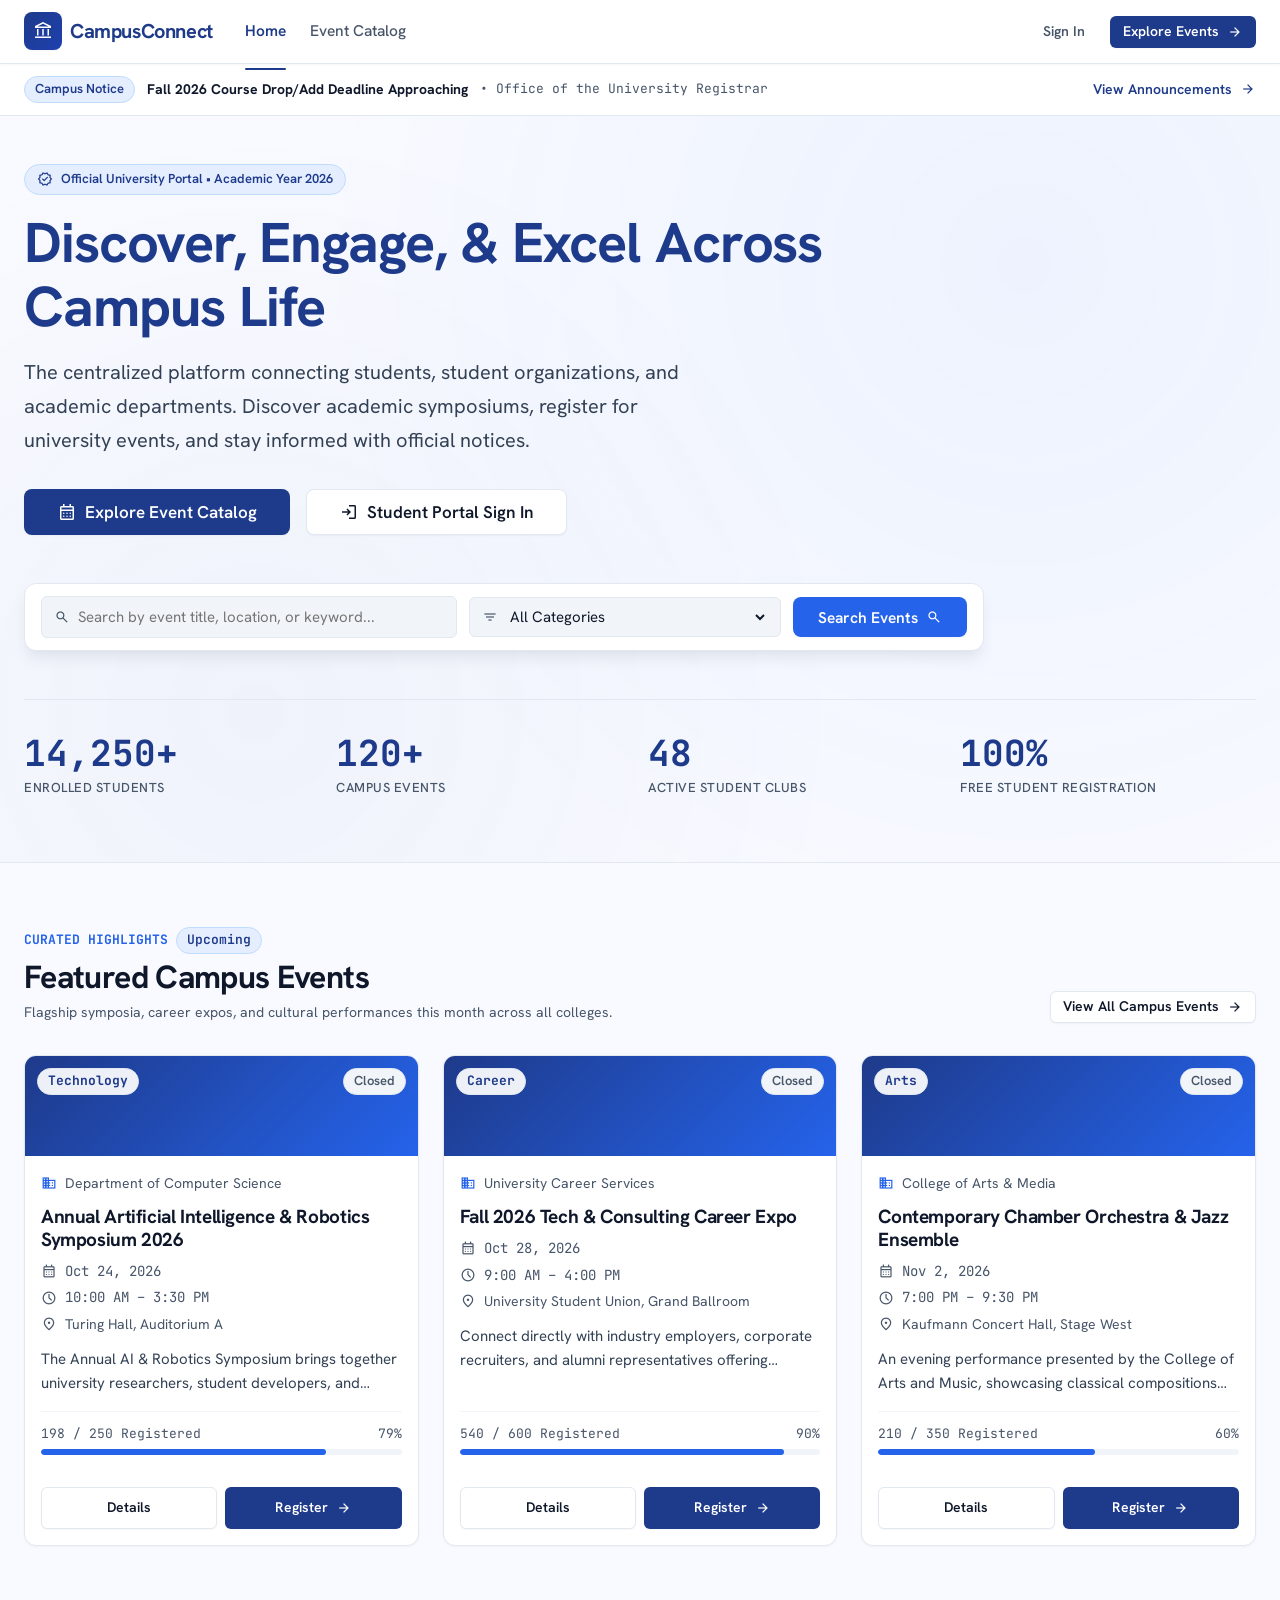
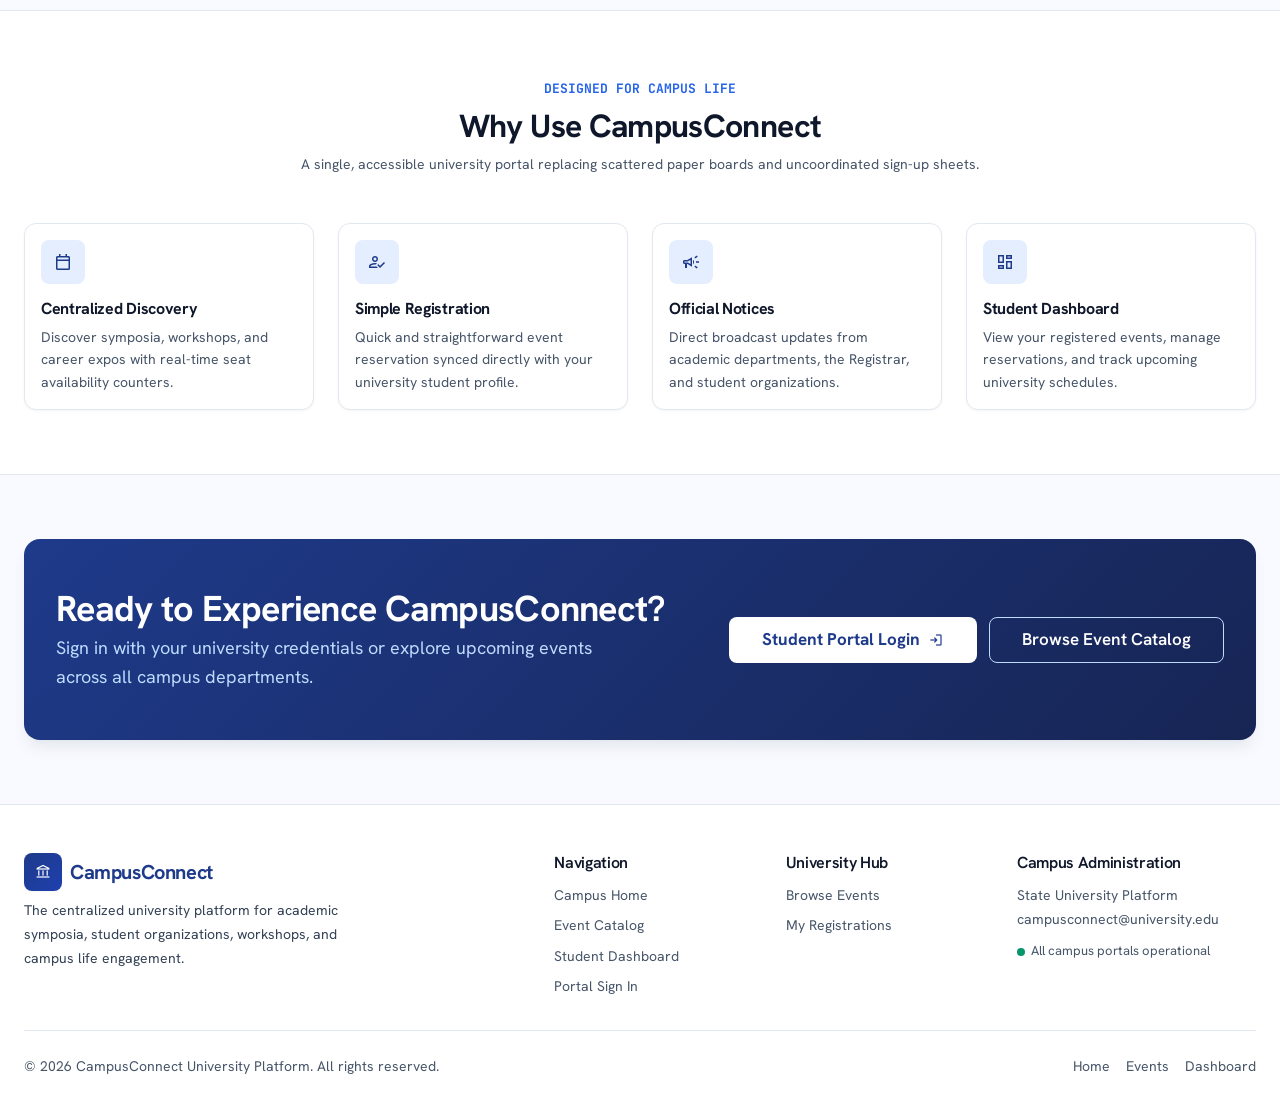
<file: index.html>
<!doctype html>
<html lang="en">
  <head>
    <meta charset="UTF-8" />
    <meta http-equiv="refresh" content="0; url=./frontend/index.html" />
    <meta name="viewport" content="width=device-width, initial-scale=1.0" />
    <title>CampusConnect</title>
    <meta name="description" content="A clean, responsive, accessible university platform for campus events, announcements, and student engagement." />
    <script>
      window.location.replace("./frontend/index.html");
    </script>
  </head>
  <body>
    <p>Redirecting to <a href="./frontend/index.html">CampusConnect Frontend</a>...</p>
  </body>
</html>
</file>
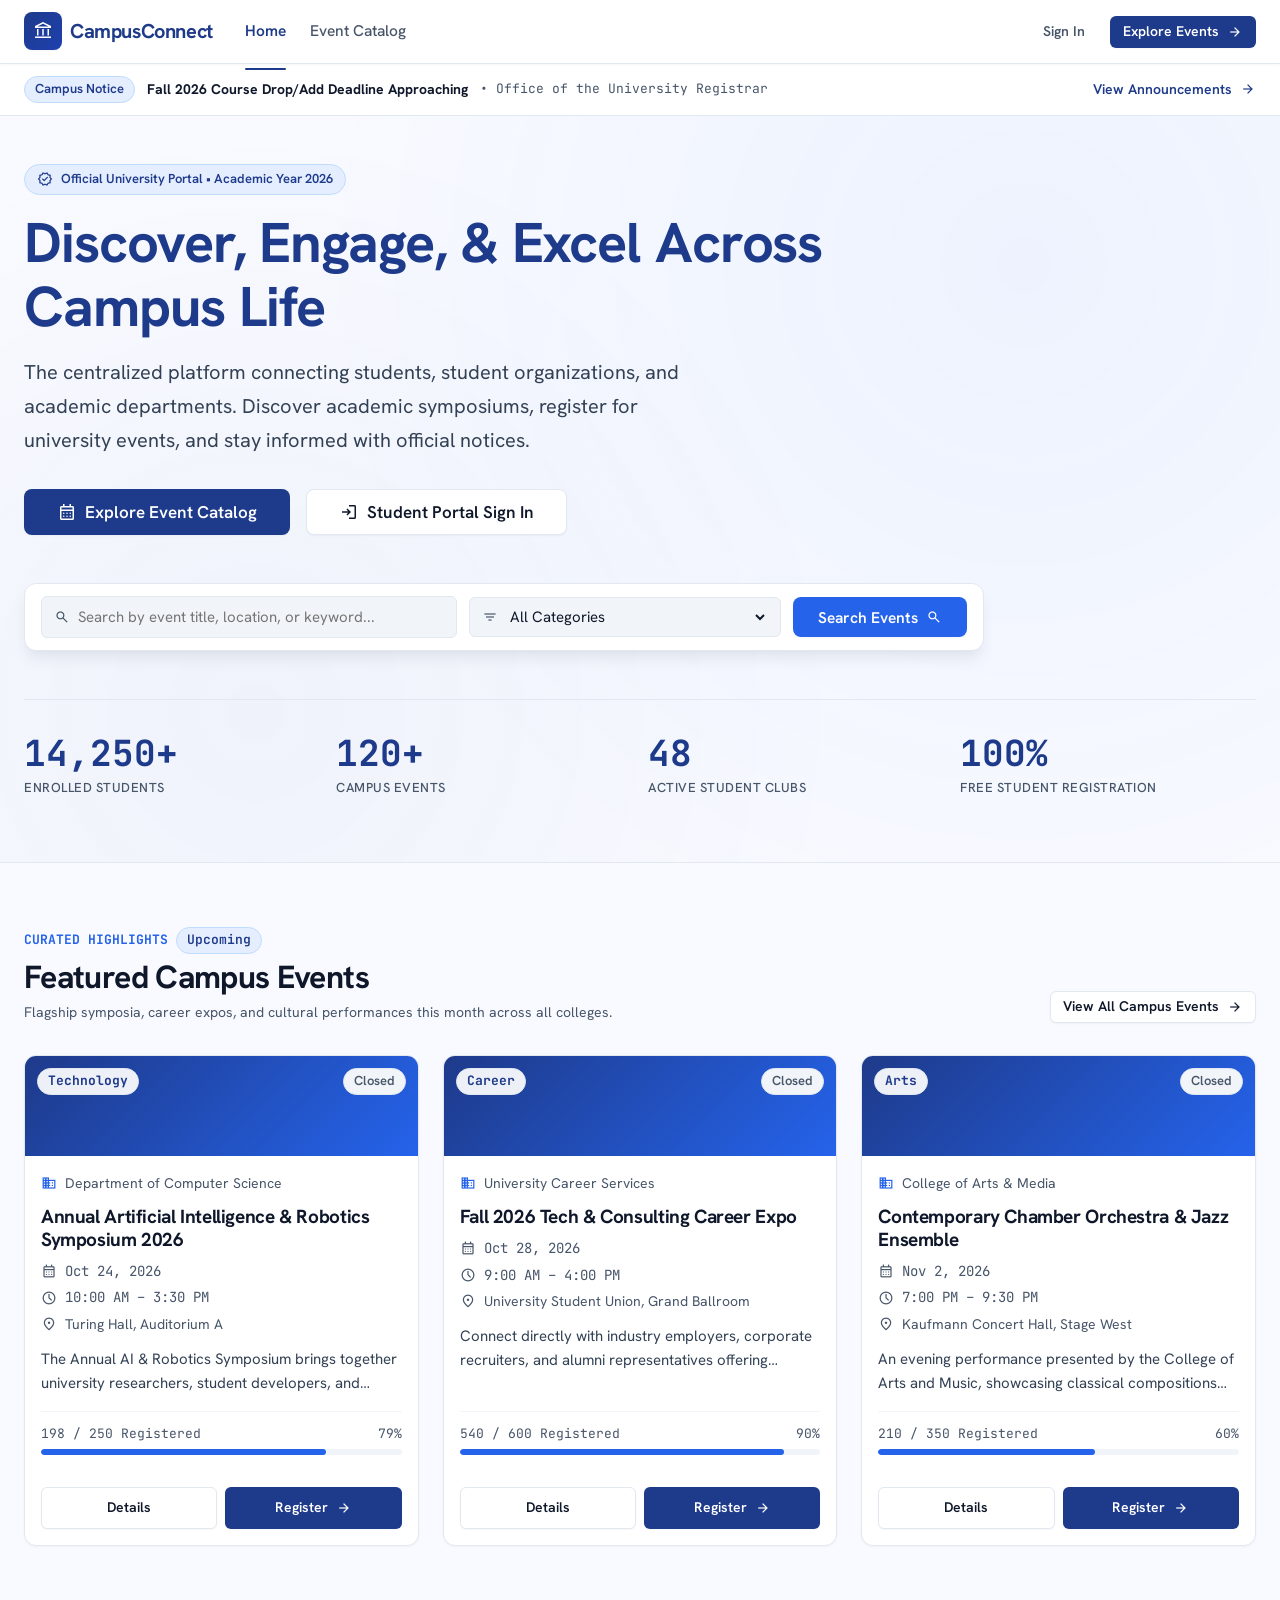
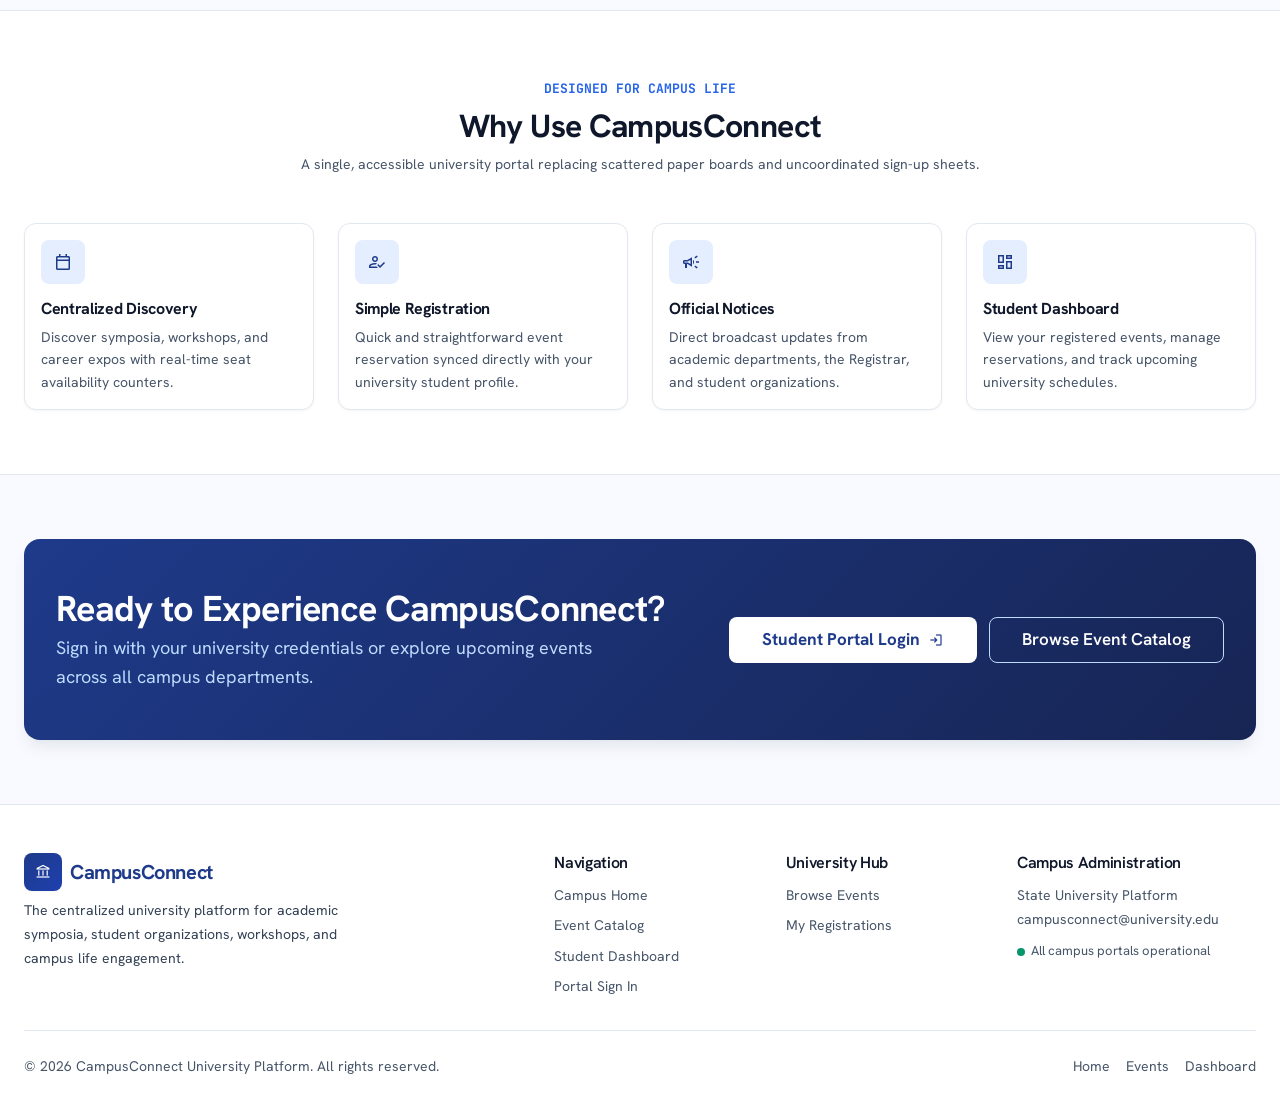
<file: frontend/index.html>
<!DOCTYPE html>
<html lang="en">
<head>
  <meta charset="UTF-8" />
  <meta name="viewport" content="width=device-width, initial-scale=1.0" />
  <title>CampusConnect - University Events &amp; Student Portal</title>
  <meta name="description" content="CampusConnect - The central university hub for discovering campus events, academic symposia, workshops, and official announcements." />

  <!-- Google Fonts: Hanken Grotesk, JetBrains Mono, Material Symbols Outlined -->
  <link rel="preconnect" href="https://fonts.googleapis.com" />
  <link rel="preconnect" href="https://fonts.gstatic.com" crossorigin />
  <link href="https://fonts.googleapis.com/css2?family=Hanken+Grotesk:wght@400;500;600;700&family=JetBrains+Mono:wght@400;500;600&display=swap" rel="stylesheet" />
  <link href="https://fonts.googleapis.com/css2?family=Material+Symbols+Outlined:opsz,wght,FILL,GRAD@20..48,100..700,0..1,-50..200" rel="stylesheet" />

  <!-- CSS Architecture -->
  <link rel="stylesheet" href="./css/tokens.css" />
  <link rel="stylesheet" href="./css/reset.css" />
  <link rel="stylesheet" href="./css/foundation.css" />
  <link rel="stylesheet" href="./css/layout.css" />
  <link rel="stylesheet" href="./css/landing.css" />
</head>
<body class="cc-app-shell cc-page-landing">

  <!-- ========================================================================
       SHARED HEADER NAVIGATION
       ======================================================================== -->
  <header class="cc-header" id="app-header">
    <div class="container cc-header-container">
      
      <!-- Brand & University Identity -->
      <div class="flex items-center gap-xl">
        <a href="./index.html" class="cc-brand" id="brand-link">
          <div class="cc-brand-icon">
            <span class="icon icon-md">account_balance</span>
          </div>
          <span class="cc-brand-text">CampusConnect</span>
        </a>

        <!-- Desktop Navigation Items -->
        <nav class="cc-nav-list" id="primary-nav-links" aria-label="Main Navigation"></nav>
      </div>

      <!-- Header Action Items & Authentication CTA -->
      <div class="flex items-center gap-sm">
        <div class="cc-header-actions" id="header-actions-container"></div>
        
        <!-- Mobile Drawer Toggle Button (< 860px) -->
        <button class="cc-mobile-toggle" id="mobile-drawer-toggle" aria-label="Open menu">
          <span class="icon icon-md">menu</span>
        </button>
      </div>

    </div>
  </header>

  <!-- ========================================================================
       MOBILE NAVIGATION DRAWER (Slide-Over)
       ======================================================================== -->
  <div class="cc-drawer-overlay" id="mobile-drawer-overlay" aria-hidden="true">
    <aside class="cc-drawer" id="mobile-drawer" role="dialog" aria-modal="true" aria-label="Mobile Navigation">
      <div class="cc-drawer-header">
        <div class="cc-brand">
          <div class="cc-brand-icon">
            <span class="icon icon-sm">account_balance</span>
          </div>
          <span class="cc-brand-text" style="font-size: var(--text-md);">CampusConnect</span>
        </div>
        <button class="btn btn-ghost btn-sm" id="drawer-close-btn" aria-label="Close menu">
          <span class="icon icon-md">close</span>
        </button>
      </div>
      <nav class="cc-drawer-body" id="drawer-nav-links"></nav>
      <div class="cc-drawer-footer" id="drawer-footer-container"></div>
    </aside>
  </div>

  <!-- ========================================================================
       CAMPUS ANNOUNCEMENT TICKER STRIP
       ======================================================================== -->
  <div class="cc-announcement-strip">
    <div class="container cc-announcement-content">
      <div id="announcement-ticker-item">
        <div class="flex items-center gap-sm">
          <span class="badge badge-primary">Campus Notice</span>
          <span class="text-sm text-secondary">Loading latest institutional updates...</span>
        </div>
      </div>
      <a href="./pages/dashboard.html" class="cc-announcement-link">
        <span>View Announcements</span>
        <span class="icon icon-sm">arrow_forward</span>
      </a>
    </div>
  </div>

  <!-- ========================================================================
       MAIN PAGE: Landing Screen
       ======================================================================== -->
  <main class="cc-main-content">
    
    <!-- Hero Section -->
    <section class="cc-hero" id="hero-section">
      <div class="container">
        
        <!-- Academic Pill -->
        <div class="cc-hero-badge">
          <span class="icon icon-sm">verified</span>
          <span>Official University Portal &bull; Academic Year 2026</span>
        </div>

        <!-- Headline & Subtitle -->
        <h1 class="cc-hero-title">
          Discover, Engage, &amp; Excel Across Campus Life
        </h1>
        <p class="cc-hero-subtitle">
          The centralized platform connecting students, student organizations, and academic departments. 
          Discover academic symposiums, register for university events, and stay informed with official notices.
        </p>

        <!-- CTA Buttons -->
        <div class="cc-hero-actions">
          <a href="./pages/events.html" class="btn btn-primary btn-lg" id="hero-btn-explore">
            <span class="icon icon-md">calendar_month</span>
            <span>Explore Event Catalog</span>
          </a>
          <a href="./pages/login.html" class="btn btn-outline btn-lg" id="hero-btn-login">
            <span class="icon icon-md">login</span>
            <span>Student Portal Sign In</span>
          </a>
        </div>

        <!-- Quick Campus Search Bar -->
        <div class="cc-search-card" id="hero-search-container">
          <div class="cc-search-field">
            <span class="icon icon-sm text-muted">search</span>
            <input 
              type="text" 
              id="hero-search-input" 
              placeholder="Search by event title, location, or keyword..." 
              aria-label="Search events"
            />
          </div>

          <div class="cc-search-field">
            <span class="icon icon-sm text-muted">filter_list</span>
            <select id="hero-category-select" aria-label="Select Category">
              <!-- Populated dynamically -->
              <option value="all">All Event Categories</option>
            </select>
          </div>

          <button class="btn btn-secondary" id="hero-search-btn" style="height: 40px;">
            <span>Search Events</span>
            <span class="icon icon-sm">search</span>
          </button>
        </div>

        <!-- Institutional Metrics -->
        <div class="cc-metrics-bar">
          <div class="cc-metric-item">
            <span class="cc-metric-value" id="metric-students">14,250+</span>
            <span class="cc-metric-label">Enrolled Students</span>
          </div>
          <div class="cc-metric-item">
            <span class="cc-metric-value" id="metric-events">120+</span>
            <span class="cc-metric-label">Campus Events</span>
          </div>
          <div class="cc-metric-item">
            <span class="cc-metric-value" id="metric-clubs">48</span>
            <span class="cc-metric-label">Active Student Clubs</span>
          </div>
          <div class="cc-metric-item">
            <span class="cc-metric-value" id="metric-access">100%</span>
            <span class="cc-metric-label">Free Student Registration</span>
          </div>
        </div>

      </div>
    </section>

    <!-- Featured Campus Events Section -->
    <section class="container" style="padding-top: var(--space-3xl); padding-bottom: var(--space-3xl);" id="featured-section">
      <div class="cc-section-header">
        <div>
          <div class="flex items-center gap-xs" style="margin-bottom: 4px;">
            <span class="text-xs text-accent font-mono" style="font-weight: 700; text-transform: uppercase;">Curated Highlights</span>
            <span class="badge badge-primary font-mono">Upcoming</span>
          </div>
          <h2 class="text-2xl text-primary">Featured Campus Events</h2>
          <p class="text-sm text-muted" style="margin-top: 4px;">
            Flagship symposia, career expos, and cultural performances this month across all colleges.
          </p>
        </div>
        <a href="./pages/events.html" class="btn btn-outline btn-sm">
          <span>View All Campus Events</span>
          <span class="icon icon-sm">arrow_forward</span>
        </a>
      </div>

      <!-- Featured Events Grid (populated dynamically by landing.js) -->
      <div class="cc-event-grid" id="featured-events-grid">
        <!-- Event cards rendered by JavaScript -->
      </div>
    </section>

    <!-- Campus Capabilities / Why CampusConnect -->
    <section class="cc-features-section" id="capabilities-section">
      <div class="container">
        <div style="text-align: center; max-width: 680px; margin: 0 auto var(--space-2xl);">
          <span class="text-xs text-accent font-mono" style="font-weight: 700; text-transform: uppercase;">Designed for Campus Life</span>
          <h2 class="text-2xl text-primary" style="margin-top: 6px; margin-bottom: 8px;">Why Use CampusConnect</h2>
          <p class="text-sm text-muted">
            A single, accessible university portal replacing scattered paper boards and uncoordinated sign-up sheets.
          </p>
        </div>

        <div class="grid grid-cols-1 md:grid-cols-2 lg:grid-cols-4 gap-lg">
          
          <div class="card">
            <div class="cc-feature-icon-box">
              <span class="icon icon-md">calendar_today</span>
            </div>
            <h3 class="text-md text-primary" style="margin-bottom: var(--space-2xs);">Centralized Discovery</h3>
            <p class="text-sm text-muted">
              Discover symposia, workshops, and career expos with real-time seat availability counters.
            </p>
          </div>

          <div class="card">
            <div class="cc-feature-icon-box">
              <span class="icon icon-md">how_to_reg</span>
            </div>
            <h3 class="text-md text-primary" style="margin-bottom: var(--space-2xs);">Simple Registration</h3>
            <p class="text-sm text-muted">
              Quick and straightforward event reservation synced directly with your university student profile.
            </p>
          </div>

          <div class="card">
            <div class="cc-feature-icon-box">
              <span class="icon icon-md">campaign</span>
            </div>
            <h3 class="text-md text-primary" style="margin-bottom: var(--space-2xs);">Official Notices</h3>
            <p class="text-sm text-muted">
              Direct broadcast updates from academic departments, the Registrar, and student organizations.
            </p>
          </div>

          <div class="card">
            <div class="cc-feature-icon-box">
              <span class="icon icon-md">dashboard</span>
            </div>
            <h3 class="text-md text-primary" style="margin-bottom: var(--space-2xs);">Student Dashboard</h3>
            <p class="text-sm text-muted">
              View your registered events, manage reservations, and track upcoming university schedules.
            </p>
          </div>

        </div>
      </div>
    </section>

    <!-- Call to Action Banner -->
    <section class="container">
      <div class="cc-cta-banner">
        <div>
          <h2 id="cta-banner-heading">Ready to Experience CampusConnect?</h2>
          <p id="cta-banner-desc">
            Sign in with your university credentials or explore upcoming campus events open to students and faculty.
          </p>
        </div>
        <div class="flex items-center gap-sm flex-wrap">
          <a href="./pages/login.html" class="btn btn-secondary btn-lg" id="cta-btn-login" style="background-color: #ffffff; color: var(--color-primary); font-weight: 700;">
            <span>Student Portal Login</span>
            <span class="icon icon-sm">login</span>
          </a>
          <a href="./pages/events.html" class="btn btn-outline btn-lg" id="cta-btn-catalog" style="background-color: transparent; border-color: #bfdbfe; color: #ffffff;">
            <span>Browse Event Catalog</span>
          </a>
        </div>
      </div>
    </section>

  </main>

  <!-- ========================================================================
       INSTITUTIONAL UNIVERSITY FOOTER
       ======================================================================== -->
  <footer class="cc-footer" id="app-footer">
    <div class="container">
      <div class="cc-footer-grid">
        <div class="cc-footer-brand">
          <div class="cc-brand">
            <div class="cc-brand-icon">
              <span class="icon icon-sm">account_balance</span>
            </div>
            <span class="cc-brand-text">CampusConnect</span>
          </div>
          <p>
            The centralized university platform for academic symposia, student organizations, 
            workshops, and campus life engagement.
          </p>
        </div>

        <div class="cc-footer-col">
          <h4>Navigation</h4>
          <ul class="cc-footer-links">
            <li><a href="./index.html">Campus Home</a></li>
            <li><a href="./pages/events.html">Event Catalog</a></li>
            <li><a href="./pages/dashboard.html">Student Dashboard</a></li>
            <li><a href="./pages/login.html">Portal Sign In</a></li>
          </ul>
        </div>

        <div class="cc-footer-col">
          <h4>University Hub</h4>
          <ul class="cc-footer-links">
            <li><a href="./pages/events.html">Browse Events</a></li>
            <li><a href="./pages/dashboard.html">My Registrations</a></li>
          </ul>
        </div>

        <div class="cc-footer-col">
          <h4>Campus Administration</h4>
          <p style="font-size: var(--text-sm); line-height: var(--leading-relaxed); margin-bottom: var(--space-xs);">
            State University Platform<br />
            campusconnect@university.edu
          </p>
          <div class="cc-system-status">
            <span class="cc-status-dot"></span>
            <span>All campus portals operational</span>
          </div>
        </div>
      </div>

      <div class="cc-footer-bottom">
        <p>
          &copy; 2026 CampusConnect University Platform. All rights reserved.
        </p>
        <div class="flex items-center gap-md">
          <a href="./index.html" class="text-muted">Home</a>
          <a href="./pages/events.html" class="text-muted">Events</a>
          <a href="./pages/dashboard.html" class="text-muted">Dashboard</a>
        </div>
      </div>
    </div>
  </footer>

  <!-- Vanilla JavaScript Modules -->
  <script src="./js/app.js"></script>
  <script src="./js/data.js"></script>
  <script src="./js/layout.js"></script>
  <script src="./js/landing.js"></script>
</body>
</html>
</file>
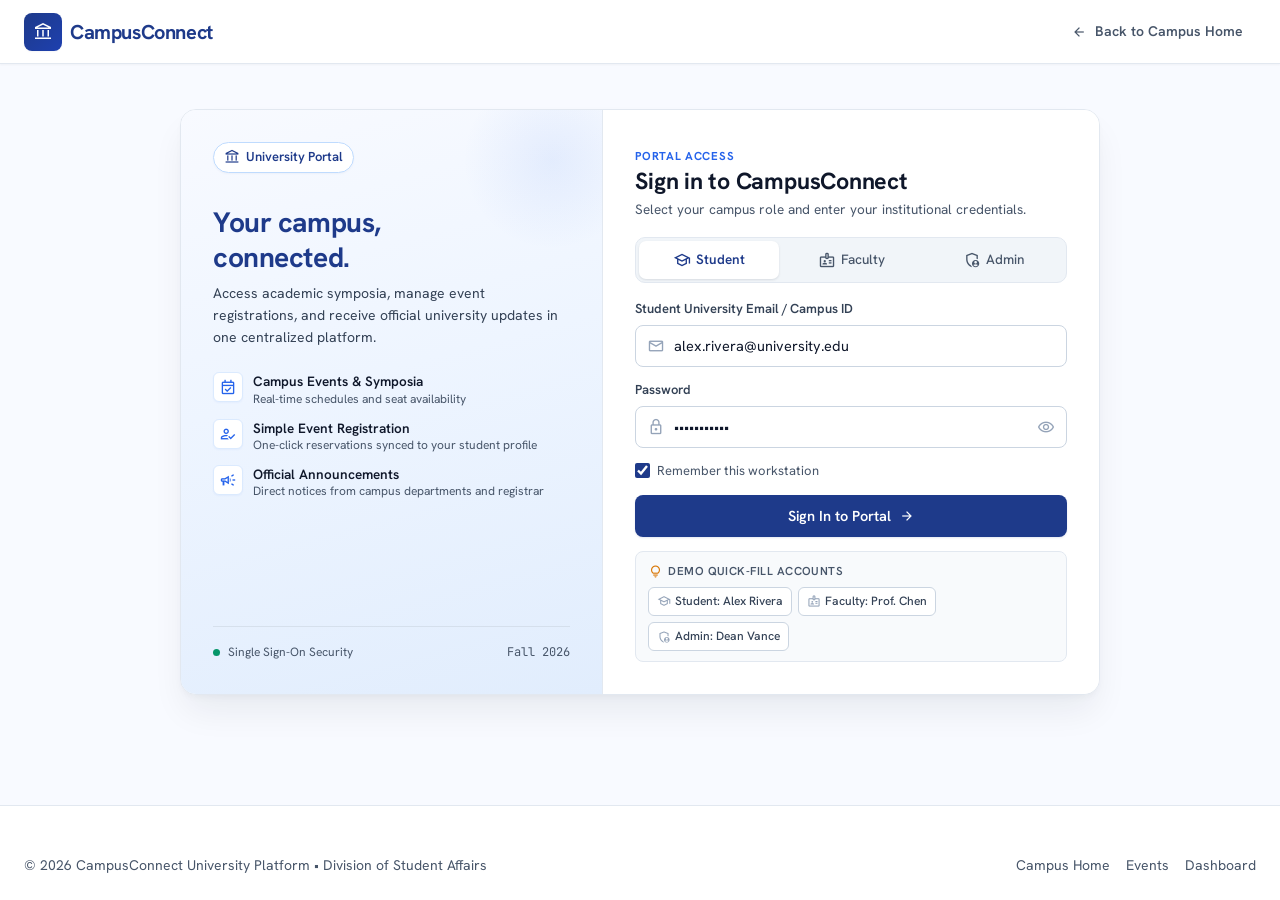
<file: frontend/pages/dashboard.html>
<!DOCTYPE html>
<html lang="en">
<head>
  <meta charset="UTF-8" />
  <meta name="viewport" content="width=device-width, initial-scale=1.0" />
  <title>Student Portal Dashboard - CampusConnect</title>
  <meta name="description" content="Manage your campus event registrations and university announcements." />

  <!-- Google Fonts: Hanken Grotesk, JetBrains Mono, Material Symbols Outlined -->
  <link rel="preconnect" href="https://fonts.googleapis.com" />
  <link rel="preconnect" href="https://fonts.gstatic.com" crossorigin />
  <link href="https://fonts.googleapis.com/css2?family=Hanken+Grotesk:wght@400;500;600;700&family=JetBrains+Mono:wght@400;500;600&display=swap" rel="stylesheet" />
  <link href="https://fonts.googleapis.com/css2?family=Material+Symbols+Outlined:opsz,wght,FILL,GRAD@20..48,100..700,0..1,-50..200" rel="stylesheet" />

  <!-- CSS Architecture -->
  <link rel="stylesheet" href="../css/tokens.css" />
  <link rel="stylesheet" href="../css/reset.css" />
  <link rel="stylesheet" href="../css/foundation.css" />
  <link rel="stylesheet" href="../css/layout.css" />
  <link rel="stylesheet" href="../css/dashboard.css" />

  <!-- Client-side Authentication UX Guard -->
  <script>
    (function () {
      try {
        var user = localStorage.getItem('cc_current_user');
        if (!user) {
          window.location.replace('./login.html');
        }
      } catch (e) {}
    })();
  </script>
</head>
<body class="cc-app-shell cc-page-dashboard">

  <!-- ========================================================================
       SHARED HEADER NAVIGATION
       ======================================================================== -->
  <header class="cc-header" id="app-header">
    <div class="container cc-header-container">
      
      <!-- Brand & University Identity -->
      <div class="flex items-center gap-xl">
        <a href="../index.html" class="cc-brand" id="brand-link">
          <div class="cc-brand-icon">
            <span class="icon icon-md">account_balance</span>
          </div>
          <span class="cc-brand-text">CampusConnect</span>
        </a>

        <!-- Desktop Navigation Items -->
        <nav class="cc-nav-list" id="primary-nav-links" aria-label="Main Navigation"></nav>
      </div>

      <!-- Header Action Items & Authentication State -->
      <div class="flex items-center gap-sm">
        <div class="cc-header-actions" id="header-actions-container"></div>
        
        <!-- Mobile Drawer Toggle Button (< 860px) -->
        <button class="cc-mobile-toggle" id="mobile-drawer-toggle" aria-label="Open menu">
          <span class="icon icon-md">menu</span>
        </button>
      </div>

    </div>
  </header>

  <!-- ========================================================================
       MOBILE NAVIGATION DRAWER
       ======================================================================== -->
  <div class="cc-drawer-overlay" id="mobile-drawer-overlay" aria-hidden="true">
    <aside class="cc-drawer" id="mobile-drawer" role="dialog" aria-modal="true" aria-label="Mobile Navigation">
      <div class="cc-drawer-header">
        <div class="cc-brand">
          <div class="cc-brand-icon">
            <span class="icon icon-sm">account_balance</span>
          </div>
          <span class="cc-brand-text" style="font-size: var(--text-md);">CampusConnect</span>
        </div>
        <button class="btn btn-ghost btn-sm" id="drawer-close-btn" aria-label="Close menu">
          <span class="icon icon-md">close</span>
        </button>
      </div>
      <nav class="cc-drawer-body" id="drawer-nav-links"></nav>
      <div class="cc-drawer-footer" id="drawer-footer-container"></div>
    </aside>
  </div>

  <!-- ========================================================================
       MAIN CONTENT: Student Dashboard
       ======================================================================== -->
  <main class="cc-main-content cc-dashboard-wrapper">
    <div class="container">
      
      <!-- User Hero Greeting Banner -->
      <section class="cc-student-hero">
        <div>
          <div class="cc-student-badge-pill">
            <span class="icon icon-sm">school</span>
            <span>University Portal &bull; Active Term</span>
          </div>
          <h1 class="cc-student-greeting-title" id="student-greeting-name">Welcome back, Alex Rivera!</h1>
          <p class="cc-student-hero-subtitle">
            <span id="student-dept-text">STUDENT &bull; Department of Computer Science &amp; Engineering</span> &bull; 
            <span id="student-email-text">alex.rivera@university.edu</span>
          </p>
        </div>

        <div class="cc-student-quick-metrics">
          <div class="cc-quick-metric-card">
            <div class="cc-quick-metric-value" id="metric-active-passes">2</div>
            <div class="cc-quick-metric-label">Active Registrations</div>
          </div>
        </div>
      </section>

      <!-- Dashboard Two-Column Grid -->
      <div class="cc-dashboard-grid">
        
        <!-- Left Main Column: Active Registrations List -->
        <div>
          
          <div class="cc-dashboard-card-header">
            <div class="cc-dashboard-card-title">
              <span class="icon icon-sm text-secondary">event</span>
              <span>My Event Registrations</span>
            </div>
            <a href="./events.html" class="btn btn-outline btn-sm">
              <span class="icon icon-sm">add</span>
              <span>Browse Event Catalog</span>
            </a>
          </div>

          <!-- Dynamic Registration Cards Container -->
          <div id="student-passes-container">
            <!-- Rendered by dashboard.js -->
          </div>

        </div>

        <!-- Right Side Column: Official Announcements & Campus Quick Links -->
        <div>
          
          <div class="cc-dashboard-card-header">
            <div class="cc-dashboard-card-title">
              <span class="icon icon-sm text-secondary">campaign</span>
              <span>Campus Announcements</span>
            </div>
          </div>

          <div id="dashboard-announcements-feed">
            <!-- Rendered by dashboard.js -->
          </div>

          <!-- Campus Quick Links Card -->
          <div class="card" style="padding: var(--space-md); margin-top: var(--space-lg);">
            <h4 class="text-sm text-primary font-weight-semibold" style="margin-bottom: var(--space-xs);">
              Campus Quick Links
            </h4>
            <div class="flex flex-col gap-xs font-mono" style="font-size: var(--text-sm);">
              <a href="./events.html" class="text-secondary hover:underline flex items-center gap-xs">
                <span class="icon icon-sm">calendar_month</span> Browse All Campus Events
              </a>
              <a href="../index.html" class="text-secondary hover:underline flex items-center gap-xs">
                <span class="icon icon-sm">home</span> Return to Campus Home
              </a>
            </div>
          </div>

        </div>

      </div>

    </div>
  </main>

  <!-- ========================================================================
       INSTITUTIONAL UNIVERSITY FOOTER
       ======================================================================== -->
  <footer class="cc-footer" id="app-footer">
    <div class="container">
      <div class="cc-footer-grid">
        <div class="cc-footer-brand">
          <div class="cc-brand">
            <div class="cc-brand-icon">
              <span class="icon icon-sm">account_balance</span>
            </div>
            <span class="cc-brand-text">CampusConnect</span>
          </div>
          <p>
            The centralized university platform for academic symposia, student organizations, 
            workshops, and campus life engagement.
          </p>
        </div>

        <div class="cc-footer-col">
          <h4>Navigation</h4>
          <ul class="cc-footer-links">
            <li><a href="../index.html">Campus Home</a></li>
            <li><a href="./events.html">Event Catalog</a></li>
            <li><a href="./dashboard.html">Student Dashboard</a></li>
            <li><a href="./login.html">Portal Sign In</a></li>
          </ul>
        </div>

        <div class="cc-footer-col">
          <h4>Support</h4>
          <ul class="cc-footer-links">
            <li><a href="./events.html">All Events</a></li>
            <li><a href="./dashboard.html">My Registrations</a></li>
          </ul>
        </div>

        <div class="cc-footer-col">
          <h4>Emergency &amp; Security</h4>
          <p style="font-size: var(--text-sm); line-height: var(--leading-relaxed); margin-bottom: var(--space-xs);">
            Campus Public Safety: (555) 019-2830<br />
            Status: All Systems Operational
          </p>
          <div class="cc-system-status">
            <span class="cc-status-dot"></span>
            <span>University Portal Connected</span>
          </div>
        </div>
      </div>

      <div class="cc-footer-bottom">
        <p>
          &copy; 2026 CampusConnect University Platform. All rights reserved.
        </p>
        <div class="flex items-center gap-md">
          <a href="../index.html" class="text-muted">Home</a>
          <a href="./events.html" class="text-muted">Events</a>
          <a href="./dashboard.html" class="text-muted">Dashboard</a>
        </div>
      </div>
    </div>
  </footer>

  <!-- Scripts -->
  <script src="../js/app.js"></script>
  <script src="../js/data.js"></script>
  <script src="../js/layout.js"></script>
  <script src="../js/dashboard.js"></script>
</body>
</html>
</file>
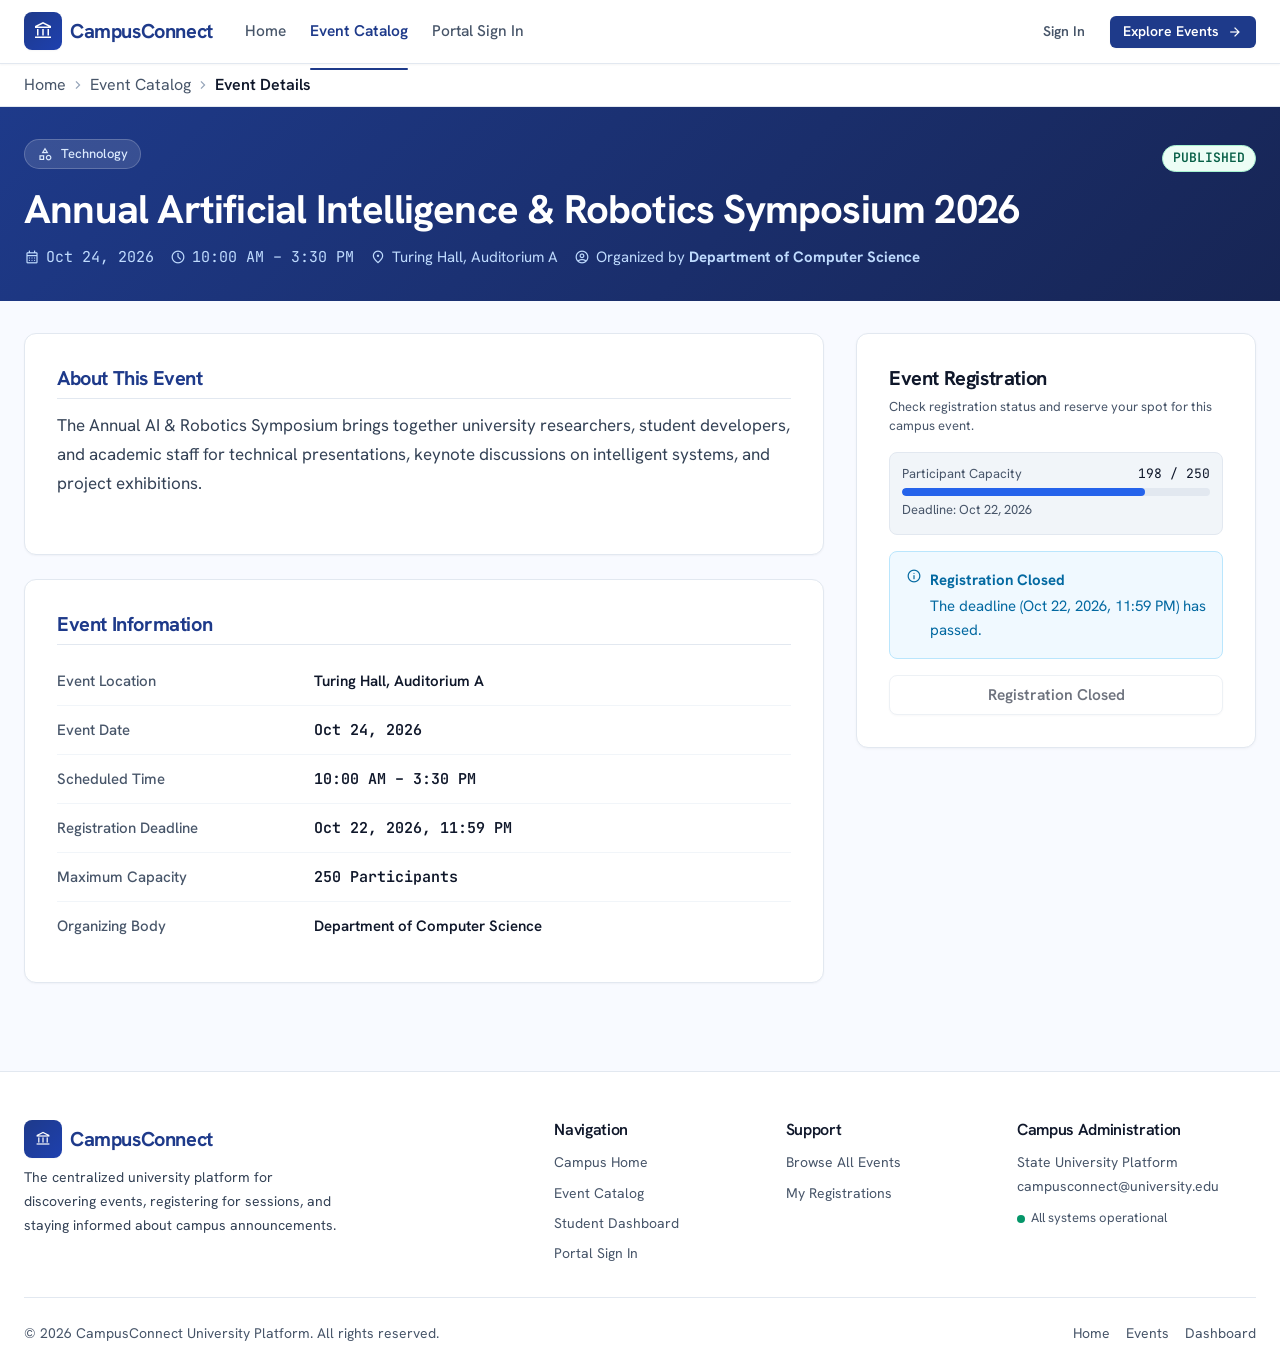
<file: frontend/pages/event-details.html>
<!DOCTYPE html>
<html lang="en">
<head>
  <meta charset="UTF-8" />
  <meta name="viewport" content="width=device-width, initial-scale=1.0" />
  <title>Event Details - CampusConnect</title>
  <meta name="description" content="View comprehensive campus event details, scheduling, capacity, and registration status." />

  <!-- Google Fonts: Hanken Grotesk, JetBrains Mono, Material Symbols Outlined -->
  <link rel="preconnect" href="https://fonts.googleapis.com" />
  <link rel="preconnect" href="https://fonts.gstatic.com" crossorigin />
  <link href="https://fonts.googleapis.com/css2?family=Hanken+Grotesk:wght@400;500;600;700&family=JetBrains+Mono:wght@400;500;600&display=swap" rel="stylesheet" />
  <link href="https://fonts.googleapis.com/css2?family=Material+Symbols+Outlined:opsz,wght,FILL,GRAD@20..48,100..700,0..1,-50..200" rel="stylesheet" />

  <!-- CSS Architecture -->
  <link rel="stylesheet" href="../css/tokens.css" />
  <link rel="stylesheet" href="../css/reset.css" />
  <link rel="stylesheet" href="../css/foundation.css" />
  <link rel="stylesheet" href="../css/layout.css" />
  <link rel="stylesheet" href="../css/events.css" />
</head>
<body class="cc-app-shell">

  <!-- ========================================================================
       SHARED HEADER NAVIGATION
       ======================================================================== -->
  <header class="cc-header" id="app-header">
    <div class="container cc-header-container">
      
      <!-- Brand Identity -->
      <div class="flex items-center gap-xl">
        <a href="../index.html" class="cc-brand" id="brand-link">
          <div class="cc-brand-icon">
            <span class="icon icon-md">account_balance</span>
          </div>
          <span class="cc-brand-text">CampusConnect</span>
        </a>

        <!-- Desktop Navigation Items -->
        <nav class="cc-nav-list" id="primary-nav-links" aria-label="Main Navigation"></nav>
      </div>

      <!-- Header Action Items -->
      <div class="flex items-center gap-sm">
        <div class="cc-header-actions" id="header-actions-container"></div>
        
        <!-- Mobile Drawer Toggle Button -->
        <button class="cc-mobile-toggle" id="mobile-drawer-toggle" aria-label="Open menu">
          <span class="icon icon-md">menu</span>
        </button>
      </div>

    </div>
  </header>

  <!-- ========================================================================
       MOBILE NAVIGATION DRAWER
       ======================================================================== -->
  <div class="cc-drawer-overlay" id="mobile-drawer-overlay" aria-hidden="true">
    <aside class="cc-drawer" id="mobile-drawer" role="dialog" aria-modal="true" aria-label="Mobile Navigation">
      <div class="cc-drawer-header">
        <div class="cc-brand">
          <div class="cc-brand-icon">
            <span class="icon icon-sm">account_balance</span>
          </div>
          <span class="cc-brand-text" style="font-size: var(--text-md);">CampusConnect</span>
        </div>
        <button class="btn btn-ghost btn-sm" id="drawer-close-btn" aria-label="Close menu">
          <span class="icon icon-md">close</span>
        </button>
      </div>
      <nav class="cc-drawer-body" id="drawer-nav-links"></nav>
      <div class="cc-drawer-footer" id="drawer-footer-container"></div>
    </aside>
  </div>

  <!-- ========================================================================
       MAIN CONTENT: Event Details
       ======================================================================== -->
  <main class="cc-main-content">

    <!-- Breadcrumb Bar -->
    <div style="background-color: var(--color-surface); border-bottom: 1px solid var(--color-border); padding: 8px 0;">
      <div class="container">
        <nav class="cc-breadcrumbs" aria-label="Breadcrumb">
          <div class="cc-breadcrumb-item">
            <a href="../index.html">Home</a>
            <span class="cc-breadcrumb-separator icon icon-sm">chevron_right</span>
          </div>
          <div class="cc-breadcrumb-item">
            <a href="./events.html">Event Catalog</a>
            <span class="cc-breadcrumb-separator icon icon-sm">chevron_right</span>
          </div>
          <div class="cc-breadcrumb-item current" aria-current="page">Event Details</div>
        </nav>
      </div>
    </div>

    <!-- Event Hero Header -->
    <section class="cc-details-hero">
      <div class="container">
        <div class="flex items-center justify-between gap-xs flex-wrap" style="margin-bottom: var(--space-xs);">
          <div class="cc-details-hero-badge">
            <span class="icon icon-sm">category</span>
            <span id="details-event-category">Technology</span>
          </div>
          <div id="details-event-status-badge">
            <span class="badge badge-success font-mono">PUBLISHED</span>
          </div>
        </div>

        <h1 class="cc-details-title" id="details-event-title">Loading Event...</h1>

        <div class="cc-details-meta-bar">
          <div class="cc-details-meta-item">
            <span class="icon icon-sm">calendar_month</span>
            <span id="details-event-date" class="font-mono">Oct 24, 2026</span>
          </div>
          <div class="cc-details-meta-item">
            <span class="icon icon-sm">schedule</span>
            <span id="details-event-time" class="font-mono">10:00 AM – 3:30 PM</span>
          </div>
          <div class="cc-details-meta-item">
            <span class="icon icon-sm">location_on</span>
            <span id="details-event-location">Turing Hall, Auditorium A</span>
          </div>
          <div class="cc-details-meta-item">
            <span class="icon icon-sm">account_circle</span>
            <span>Organized by <strong id="details-event-organizer">Department</strong></span>
          </div>
        </div>
      </div>
    </section>

    <!-- Two-Column Details Grid -->
    <div class="container">
      <div class="cc-details-grid">
        
        <!-- Left Main Content Column -->
        <div>
          
          <!-- Event Overview / Description -->
          <article class="cc-details-card">
            <h2>About This Event</h2>
            <p class="cc-details-description" id="details-description-text">
              Loading event description...
            </p>
          </article>

          <!-- Key Event Information Table -->
          <article class="cc-details-card">
            <h2>Event Information</h2>
            <table class="cc-info-table">
              <tbody>
                <tr>
                  <td class="cc-info-label">Event Location</td>
                  <td class="cc-info-value" id="table-event-location">Turing Hall, Auditorium A</td>
                </tr>
                <tr>
                  <td class="cc-info-label">Event Date</td>
                  <td class="cc-info-value font-mono" id="table-event-date">Oct 24, 2026</td>
                </tr>
                <tr>
                  <td class="cc-info-label">Scheduled Time</td>
                  <td class="cc-info-value font-mono" id="table-event-time">10:00 AM – 3:30 PM</td>
                </tr>
                <tr>
                  <td class="cc-info-label">Registration Deadline</td>
                  <td class="cc-info-value font-mono text-secondary" id="table-event-deadline">Oct 22, 2026</td>
                </tr>
                <tr>
                  <td class="cc-info-label">Maximum Capacity</td>
                  <td class="cc-info-value font-mono" id="table-event-capacity">250 Participants</td>
                </tr>
                <tr>
                  <td class="cc-info-label">Organizing Body</td>
                  <td class="cc-info-value" id="table-event-organizer">Department of Computer Science</td>
                </tr>
              </tbody>
            </table>
          </article>

        </div>

        <!-- Right Column: Sticky Registration Panel -->
        <aside class="cc-reg-panel-sticky">
          <div class="cc-reg-action-card">
            <h3>Event Registration</h3>
            <p class="text-xs text-muted">
              Check registration status and reserve your spot for this campus event.
            </p>

            <div id="details-reg-action-container">
              <!-- Rendered dynamically by event-details.js with the 6 UI registration states -->
            </div>
          </div>
        </aside>

      </div>
    </div>

  </main>

  <!-- ========================================================================
       INSTITUTIONAL FOOTER
       ======================================================================== -->
  <footer class="cc-footer" id="app-footer">
    <div class="container">
      <div class="cc-footer-grid">
        <div class="cc-footer-brand">
          <div class="cc-brand">
            <div class="cc-brand-icon">
              <span class="icon icon-sm">account_balance</span>
            </div>
            <span class="cc-brand-text">CampusConnect</span>
          </div>
          <p>
            The centralized university platform for discovering events, registering for sessions, 
            and staying informed about campus announcements.
          </p>
        </div>

        <div class="cc-footer-col">
          <h4>Navigation</h4>
          <ul class="cc-footer-links">
            <li><a href="../index.html">Campus Home</a></li>
            <li><a href="./events.html">Event Catalog</a></li>
            <li><a href="./dashboard.html">Student Dashboard</a></li>
            <li><a href="./login.html">Portal Sign In</a></li>
          </ul>
        </div>

        <div class="cc-footer-col">
          <h4>Support</h4>
          <ul class="cc-footer-links">
            <li><a href="./events.html">Browse All Events</a></li>
            <li><a href="./dashboard.html">My Registrations</a></li>
          </ul>
        </div>

        <div class="cc-footer-col">
          <h4>Campus Administration</h4>
          <p style="font-size: var(--text-sm); line-height: var(--leading-relaxed); margin-bottom: var(--space-xs);">
            State University Platform<br />
            campusconnect@university.edu
          </p>
          <div class="cc-system-status">
            <span class="cc-status-dot"></span>
            <span>All systems operational</span>
          </div>
        </div>
      </div>

      <div class="cc-footer-bottom">
        <p>
          &copy; 2026 CampusConnect University Platform. All rights reserved.
        </p>
        <div class="flex items-center gap-md">
          <a href="../index.html" class="text-muted">Home</a>
          <a href="./events.html" class="text-muted">Events</a>
          <a href="./dashboard.html" class="text-muted">Dashboard</a>
        </div>
      </div>
    </div>
  </footer>

  <!-- Scripts -->
  <script src="../js/app.js"></script>
  <script src="../js/data.js"></script>
  <script src="../js/layout.js"></script>
  <script src="../js/event-details.js"></script>
</body>
</html>
</file>
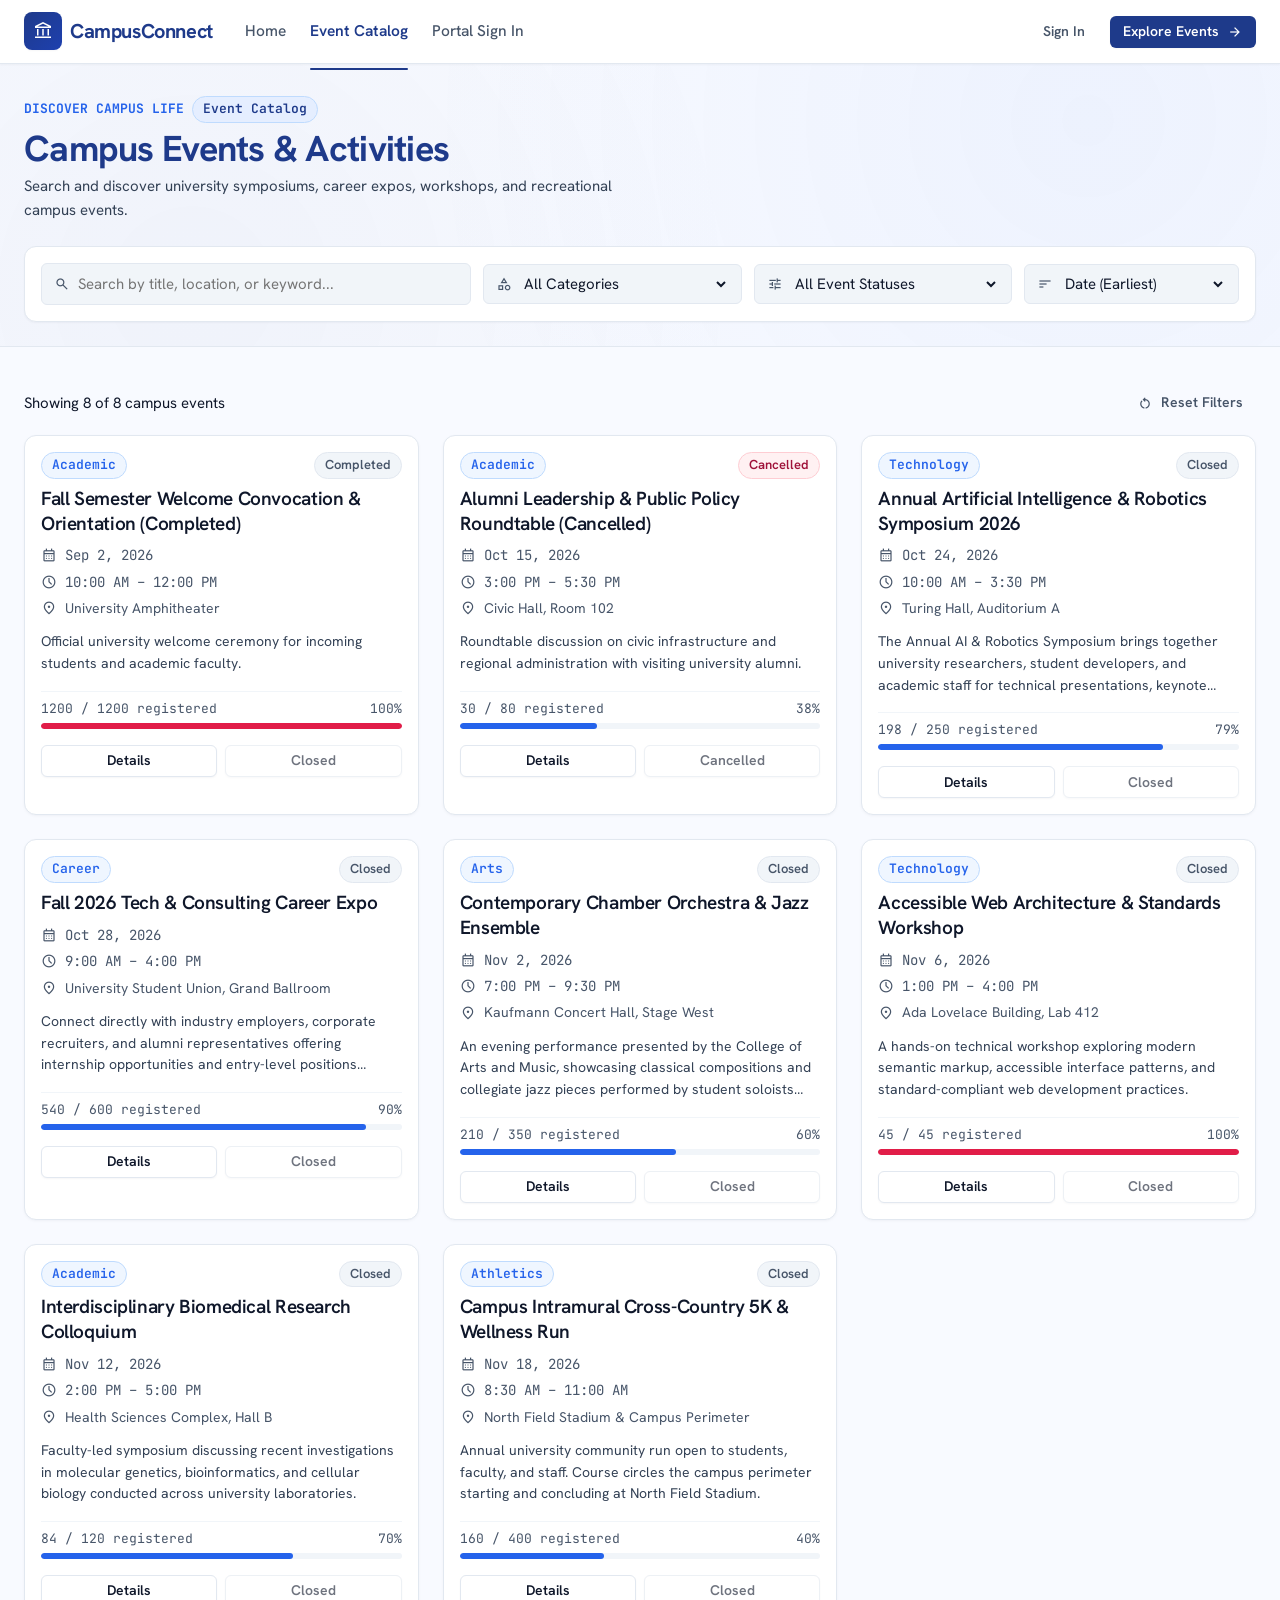
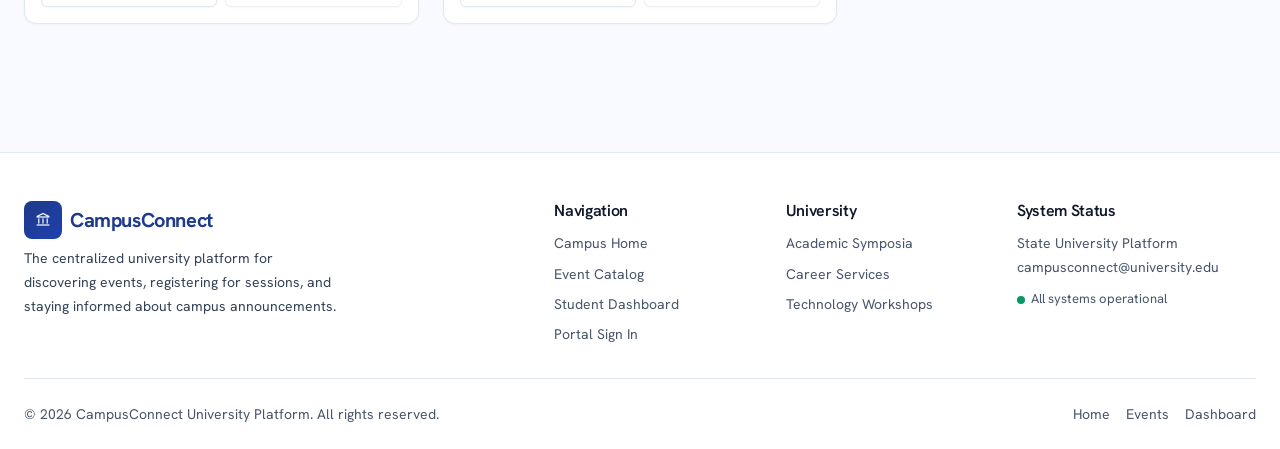
<file: frontend/pages/events.html>
<!DOCTYPE html>
<html lang="en">
<head>
  <meta charset="UTF-8" />
  <meta name="viewport" content="width=device-width, initial-scale=1.0" />
  <title>Event Catalog - CampusConnect</title>
  <meta name="description" content="Discover and register for campus events, academic symposia, and university activities." />

  <!-- Google Fonts: Hanken Grotesk, JetBrains Mono, Material Symbols Outlined -->
  <link rel="preconnect" href="https://fonts.googleapis.com" />
  <link rel="preconnect" href="https://fonts.gstatic.com" crossorigin />
  <link href="https://fonts.googleapis.com/css2?family=Hanken+Grotesk:wght@400;500;600;700&family=JetBrains+Mono:wght@400;500;600&display=swap" rel="stylesheet" />
  <link href="https://fonts.googleapis.com/css2?family=Material+Symbols+Outlined:opsz,wght,FILL,GRAD@20..48,100..700,0..1,-50..200" rel="stylesheet" />

  <!-- CSS Architecture -->
  <link rel="stylesheet" href="../css/tokens.css" />
  <link rel="stylesheet" href="../css/reset.css" />
  <link rel="stylesheet" href="../css/foundation.css" />
  <link rel="stylesheet" href="../css/layout.css" />
  <link rel="stylesheet" href="../css/events.css" />
</head>
<body class="cc-app-shell">

  <!-- ========================================================================
       SHARED HEADER NAVIGATION
       ======================================================================== -->
  <header class="cc-header" id="app-header">
    <div class="container cc-header-container">
      
      <!-- Brand Identity -->
      <div class="flex items-center gap-xl">
        <a href="../index.html" class="cc-brand" id="brand-link">
          <div class="cc-brand-icon">
            <span class="icon icon-md">account_balance</span>
          </div>
          <span class="cc-brand-text">CampusConnect</span>
        </a>

        <!-- Desktop Navigation Items -->
        <nav class="cc-nav-list" id="primary-nav-links" aria-label="Main Navigation"></nav>
      </div>

      <!-- Header Action Items -->
      <div class="flex items-center gap-sm">
        <div class="cc-header-actions" id="header-actions-container"></div>
        
        <!-- Mobile Drawer Toggle Button -->
        <button class="cc-mobile-toggle" id="mobile-drawer-toggle" aria-label="Open menu">
          <span class="icon icon-md">menu</span>
        </button>
      </div>

    </div>
  </header>

  <!-- ========================================================================
       MOBILE NAVIGATION DRAWER
       ======================================================================== -->
  <div class="cc-drawer-overlay" id="mobile-drawer-overlay" aria-hidden="true">
    <aside class="cc-drawer" id="mobile-drawer" role="dialog" aria-modal="true" aria-label="Mobile Navigation">
      <div class="cc-drawer-header">
        <div class="cc-brand">
          <div class="cc-brand-icon">
            <span class="icon icon-sm">account_balance</span>
          </div>
          <span class="cc-brand-text" style="font-size: var(--text-md);">CampusConnect</span>
        </div>
        <button class="btn btn-ghost btn-sm" id="drawer-close-btn" aria-label="Close menu">
          <span class="icon icon-md">close</span>
        </button>
      </div>
      <nav class="cc-drawer-body" id="drawer-nav-links"></nav>
      <div class="cc-drawer-footer" id="drawer-footer-container"></div>
    </aside>
  </div>

  <!-- ========================================================================
       MAIN CONTENT: Event Catalog
       ======================================================================== -->
  <main class="cc-main-content">
    
    <!-- Catalog Header & Search Section -->
    <section class="cc-catalog-header">
      <div class="container">
        <div class="flex items-center gap-xs" style="margin-bottom: 4px;">
          <span class="text-xs text-accent font-mono" style="font-weight: 700; text-transform: uppercase;">Discover Campus Life</span>
          <span class="badge badge-primary font-mono">Event Catalog</span>
        </div>
        <h1 class="cc-catalog-title">Campus Events &amp; Activities</h1>
        <p class="cc-catalog-subtitle">
          Search and discover university symposiums, career expos, workshops, and recreational campus events.
        </p>

        <!-- Filter Bar -->
        <div class="cc-filter-card">
          <div class="cc-filter-field">
            <span class="icon icon-sm text-muted">search</span>
            <input 
              type="text" 
              id="catalog-search-input" 
              placeholder="Search by title, location, or keyword..." 
              aria-label="Search events"
            />
          </div>

          <div class="cc-filter-field">
            <span class="icon icon-sm text-muted">category</span>
            <select id="catalog-category-filter" aria-label="Filter by Category">
              <!-- Populated by events.js -->
              <option value="all">All Categories</option>
            </select>
          </div>

          <div class="cc-filter-field">
            <span class="icon icon-sm text-muted">tune</span>
            <select id="catalog-status-filter" aria-label="Filter by Status">
              <option value="all">All Event Statuses</option>
              <option value="PUBLISHED">Published</option>
              <option value="CANCELLED">Cancelled</option>
              <option value="COMPLETED">Completed</option>
            </select>
          </div>

          <div class="cc-filter-field">
            <span class="icon icon-sm text-muted">sort</span>
            <select id="catalog-sort-select" aria-label="Sort Events">
              <option value="date-asc">Date (Earliest)</option>
              <option value="date-desc">Date (Latest)</option>
              <option value="title">Title (A-Z)</option>
              <option value="capacity">Capacity (Highest)</option>
            </select>
          </div>
        </div>

      </div>
    </section>

    <!-- Catalog Results Grid Section -->
    <section class="container" style="padding-top: var(--space-md); padding-bottom: var(--space-3xl);">
      <div class="cc-results-summary">
        <span id="catalog-results-count" class="font-weight-medium text-primary">Loading campus events...</span>
        <button type="button" class="btn btn-ghost btn-sm" id="catalog-reset-btn">
          <span class="icon icon-sm">restart_alt</span>
          <span>Reset Filters</span>
        </button>
      </div>

      <div class="cc-catalog-grid" id="catalog-events-grid">
        <!-- Rendered dynamically by events.js -->
      </div>
    </section>

  </main>

  <!-- ========================================================================
       INSTITUTIONAL FOOTER
       ======================================================================== -->
  <footer class="cc-footer" id="app-footer">
    <div class="container">
      <div class="cc-footer-grid">
        <div class="cc-footer-brand">
          <div class="cc-brand">
            <div class="cc-brand-icon">
              <span class="icon icon-sm">account_balance</span>
            </div>
            <span class="cc-brand-text">CampusConnect</span>
          </div>
          <p>
            The centralized university platform for discovering events, registering for sessions, 
            and staying informed about campus announcements.
          </p>
        </div>

        <div class="cc-footer-col">
          <h4>Navigation</h4>
          <ul class="cc-footer-links">
            <li><a href="../index.html">Campus Home</a></li>
            <li><a href="./events.html">Event Catalog</a></li>
            <li><a href="./dashboard.html">Student Dashboard</a></li>
            <li><a href="./login.html">Portal Sign In</a></li>
          </ul>
        </div>

        <div class="cc-footer-col">
          <h4>University</h4>
          <ul class="cc-footer-links">
            <li><a href="./events.html?cat=Academic">Academic Symposia</a></li>
            <li><a href="./events.html?cat=Career">Career Services</a></li>
            <li><a href="./events.html?cat=Technology">Technology Workshops</a></li>
          </ul>
        </div>

        <div class="cc-footer-col">
          <h4>System Status</h4>
          <p style="font-size: var(--text-sm); line-height: var(--leading-relaxed); margin-bottom: var(--space-xs);">
            State University Platform<br />
            campusconnect@university.edu
          </p>
          <div class="cc-system-status">
            <span class="cc-status-dot"></span>
            <span>All systems operational</span>
          </div>
        </div>
      </div>

      <div class="cc-footer-bottom">
        <p>
          &copy; 2026 CampusConnect University Platform. All rights reserved.
        </p>
        <div class="flex items-center gap-md">
          <a href="../index.html" class="text-muted">Home</a>
          <a href="./events.html" class="text-muted">Events</a>
          <a href="./dashboard.html" class="text-muted">Dashboard</a>
        </div>
      </div>
    </div>
  </footer>

  <!-- Scripts -->
  <script src="../js/app.js"></script>
  <script src="../js/data.js"></script>
  <script src="../js/layout.js"></script>
  <script src="../js/events.js"></script>
</body>
</html>
</file>
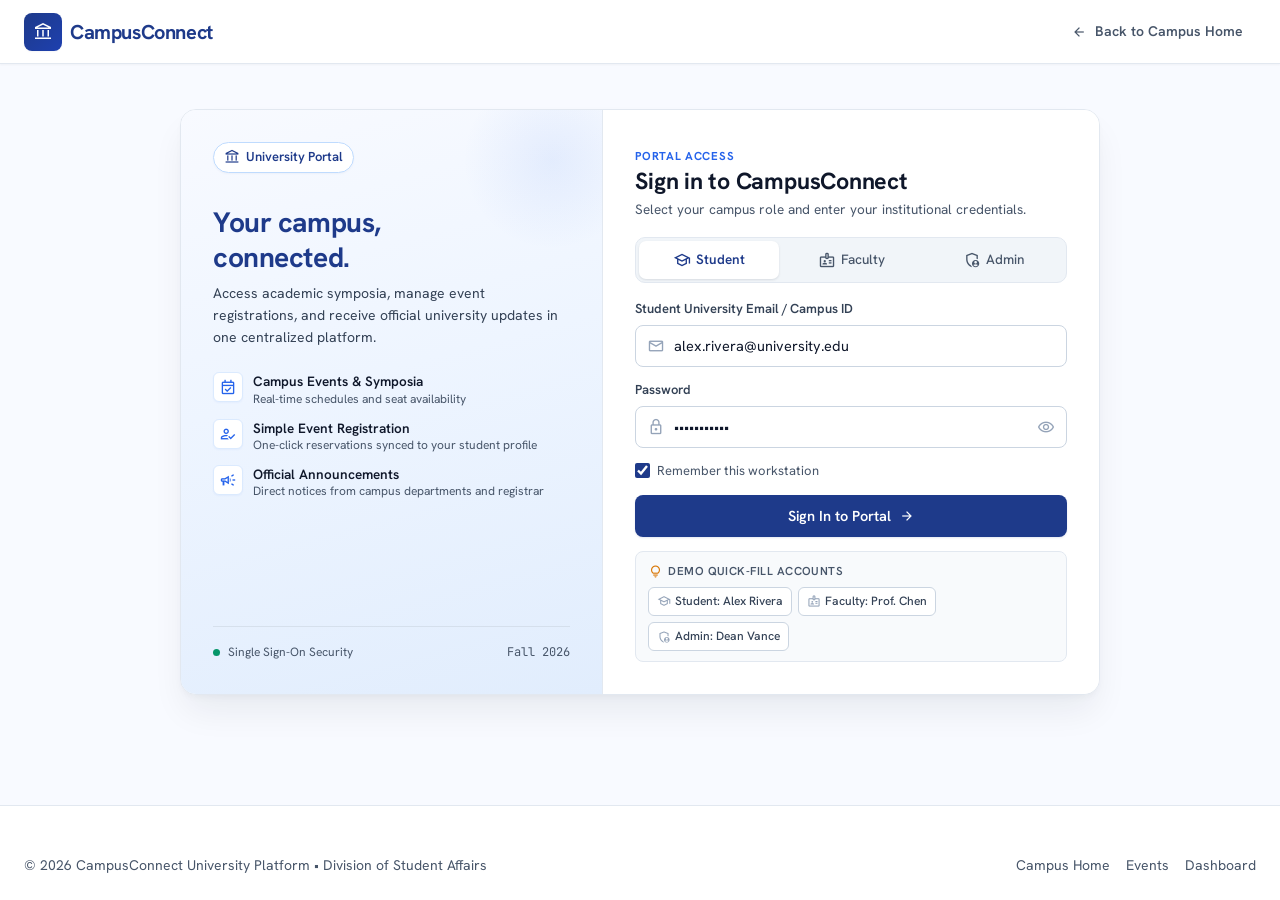
<file: frontend/pages/login.html>
<!DOCTYPE html>
<html lang="en">
<head>
  <meta charset="UTF-8" />
  <meta name="viewport" content="width=device-width, initial-scale=1.0" />
  <title>Portal Sign In - CampusConnect</title>
  <meta name="description" content="Sign in to your CampusConnect university portal." />

  <!-- Google Fonts: Hanken Grotesk, JetBrains Mono, Material Symbols Outlined -->
  <link rel="preconnect" href="https://fonts.googleapis.com" />
  <link rel="preconnect" href="https://fonts.gstatic.com" crossorigin />
  <link href="https://fonts.googleapis.com/css2?family=Hanken+Grotesk:wght@400;500;600;700&family=JetBrains+Mono:wght@400;500;600&display=swap" rel="stylesheet" />
  <link href="https://fonts.googleapis.com/css2?family=Material+Symbols+Outlined:opsz,wght,FILL,GRAD@20..48,100..700,0..1,-50..200" rel="stylesheet" />

  <!-- CSS Architecture -->
  <link rel="stylesheet" href="../css/tokens.css" />
  <link rel="stylesheet" href="../css/reset.css" />
  <link rel="stylesheet" href="../css/foundation.css" />
  <link rel="stylesheet" href="../css/layout.css" />
  <link rel="stylesheet" href="../css/login.css" />
</head>
<body class="cc-app-shell cc-page-login">

  <!-- ========================================================================
       MINIMAL LOGIN HEADER
       ======================================================================== -->
  <header class="cc-header cc-header-minimal" id="app-header">
    <div class="container cc-header-container">
      
      <!-- Brand & University Identity -->
      <a href="../index.html" class="cc-brand" id="brand-link">
        <div class="cc-brand-icon">
          <span class="icon icon-md">account_balance</span>
        </div>
        <span class="cc-brand-text">CampusConnect</span>
      </a>

      <!-- Back to Campus Home Action -->
      <div class="flex items-center">
        <a href="../index.html" class="btn btn-ghost btn-sm" id="btn-back-home">
          <span class="icon icon-sm">arrow_back</span>
          <span>Back to Campus Home</span>
        </a>
      </div>

    </div>
  </header>

  <!-- ========================================================================
       MAIN CONTENT: Portal Login
       ======================================================================== -->
  <main class="cc-main-content">
    <div class="container cc-login-wrapper">
      
      <div class="cc-login-card">
        
        <!-- Left Panel: Institutional Brand Showcase -->
        <div class="cc-login-hero-panel">
          <div>
            <div class="cc-brand-badge-pill">
              <span class="icon icon-sm">account_balance</span>
              <span>University Portal</span>
            </div>

            <div class="cc-login-hero-content">
              <h2>Your campus,<br />connected.</h2>
              <p>
                Access academic symposia, manage event registrations, and receive official university updates in one centralized platform.
              </p>

              <div class="cc-login-perks-list">
                <div class="cc-perk-item">
                  <div class="cc-perk-icon">
                    <span class="icon icon-sm">event_available</span>
                  </div>
                  <div class="cc-perk-text">
                    <strong>Campus Events &amp; Symposia</strong>
                    <span>Real-time schedules and seat availability</span>
                  </div>
                </div>
                <div class="cc-perk-item">
                  <div class="cc-perk-icon">
                    <span class="icon icon-sm">how_to_reg</span>
                  </div>
                  <div class="cc-perk-text">
                    <strong>Simple Event Registration</strong>
                    <span>One-click reservations synced to your student profile</span>
                  </div>
                </div>
                <div class="cc-perk-item">
                  <div class="cc-perk-icon">
                    <span class="icon icon-sm">campaign</span>
                  </div>
                  <div class="cc-perk-text">
                    <strong>Official Announcements</strong>
                    <span>Direct notices from campus departments and registrar</span>
                  </div>
                </div>
              </div>
            </div>
          </div>

          <div class="cc-login-hero-footer">
            <div class="flex items-center gap-xs">
              <span class="cc-secure-dot"></span>
              <span>Single Sign-On Security</span>
            </div>
            <span class="font-mono text-muted">Fall 2026</span>
          </div>
        </div>

        <!-- Right Panel: Authentication Form -->
        <div class="cc-login-form-panel">
          
          <div id="login-feedback-banner"></div>

          <div class="cc-login-header">
            <span class="cc-login-kicker">Portal Access</span>
            <h3>Sign in to CampusConnect</h3>
            <p>Select your campus role and enter your institutional credentials.</p>
          </div>

          <!-- Role Context Selector -->
          <div class="cc-role-selector" role="tablist" aria-label="Login Role Selection">
            <button class="cc-role-tab active" data-role="student" role="tab" aria-selected="true" type="button">
              <span class="icon icon-sm">school</span>
              <span>Student</span>
            </button>
            <button class="cc-role-tab" data-role="faculty" role="tab" aria-selected="false" type="button">
              <span class="icon icon-sm">badge</span>
              <span>Faculty</span>
            </button>
            <button class="cc-role-tab" data-role="admin" role="tab" aria-selected="false" type="button">
              <span class="icon icon-sm">admin_panel_settings</span>
              <span>Admin</span>
            </button>
          </div>

          <!-- Login Form -->
          <form id="login-form" novalidate>
            
            <!-- Email / Campus ID Input -->
            <div class="cc-form-group">
              <label class="cc-form-label" for="login-email-input">
                <span id="login-identifier-label">Student University Email / Campus ID</span>
              </label>
              <div class="cc-input-box">
                <span class="icon icon-sm icon-prefix">mail</span>
                <input 
                  type="text" 
                  id="login-email-input" 
                  name="email" 
                  value="alex.rivera@university.edu"
                  placeholder="e.g. alex.rivera@university.edu"
                  autocomplete="username"
                  required
                />
              </div>
              <div class="cc-form-error-msg" id="email-error"></div>
            </div>

            <!-- Password Input -->
            <div class="cc-form-group">
              <label class="cc-form-label" for="login-password-input">
                <span>Password</span>
              </label>
              <div class="cc-input-box">
                <span class="icon icon-sm icon-prefix">lock</span>
                <input 
                  type="password" 
                  id="login-password-input" 
                  name="password" 
                  value="password123"
                  placeholder="Enter your account password"
                  autocomplete="current-password"
                  required
                />
                <button type="button" class="toggle-password-btn" id="toggle-password-visibility" aria-label="Toggle password visibility">
                  <span class="icon icon-sm">visibility</span>
                </button>
              </div>
              <div class="cc-form-error-msg" id="password-error"></div>
            </div>

            <!-- Options Row: Remember Me -->
            <div class="cc-form-row">
              <label class="cc-checkbox-label">
                <input type="checkbox" id="remember-workstation" checked />
                <span>Remember this workstation</span>
              </label>
            </div>

            <!-- Submit Primary Button -->
            <button type="submit" class="btn btn-primary" id="login-submit-btn" style="width: 100%;">
              <span>Sign In to Portal</span>
              <span class="icon icon-sm">arrow_forward</span>
            </button>

          </form>

          <!-- Quick Fill Demo Helper -->
          <div class="cc-demo-fill-box">
            <div class="cc-demo-fill-title">
              <span class="icon icon-sm">lightbulb</span>
              <span>Demo Quick-Fill Accounts</span>
            </div>
            <div class="cc-demo-chips">
              <button type="button" class="cc-demo-chip-btn" data-fill-role="student">
                <span class="icon icon-xs">school</span>
                <span>Student: Alex Rivera</span>
              </button>
              <button type="button" class="cc-demo-chip-btn" data-fill-role="faculty">
                <span class="icon icon-xs">badge</span>
                <span>Faculty: Prof. Chen</span>
              </button>
              <button type="button" class="cc-demo-chip-btn" data-fill-role="admin">
                <span class="icon icon-xs">admin_panel_settings</span>
                <span>Admin: Dean Vance</span>
              </button>
            </div>
          </div>

        </div>

      </div>

    </div>
  </main>

  <!-- ========================================================================
       INSTITUTIONAL UNIVERSITY FOOTER
       ======================================================================== -->
  <footer class="cc-footer" id="app-footer">
    <div class="container">
      <div class="cc-footer-bottom" style="border-top: none; padding-top: 0;">
        <p>
          &copy; 2026 CampusConnect University Platform &bull; Division of Student Affairs
        </p>
        <div class="flex items-center gap-md">
          <a href="../index.html" class="text-muted">Campus Home</a>
          <a href="./events.html" class="text-muted">Events</a>
          <a href="./dashboard.html" class="text-muted">Dashboard</a>
        </div>
      </div>
    </div>
  </footer>

  <!-- Scripts -->
  <script src="../js/app.js"></script>
  <script src="../js/data.js"></script>
  <script src="../js/layout.js"></script>
  <script src="../js/login.js"></script>
</body>
</html>
</file>
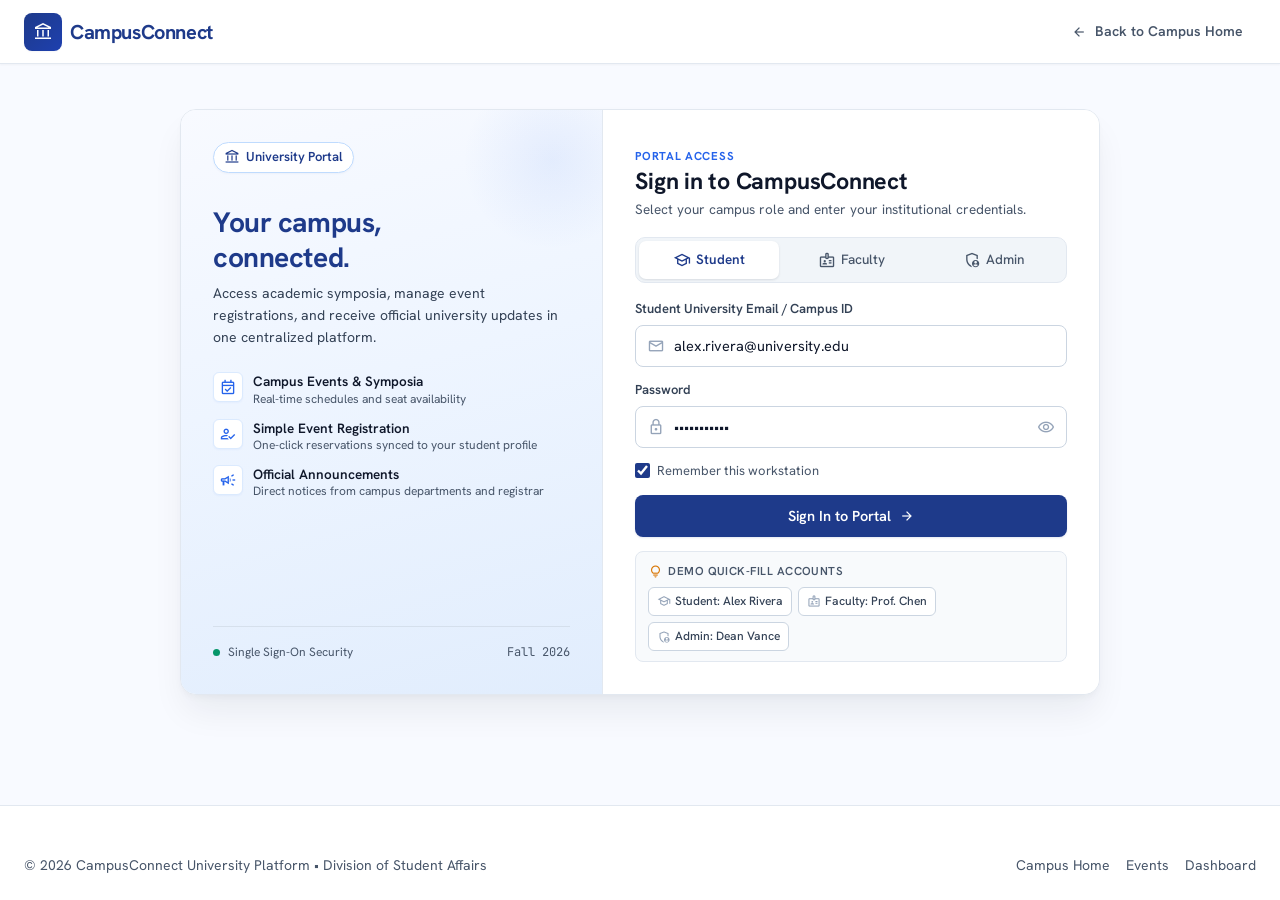
<file: frontend/pages/register.html>
<!DOCTYPE html>
<html lang="en">
<head>
  <meta charset="UTF-8" />
  <meta name="viewport" content="width=device-width, initial-scale=1.0" />
  <title>Event Registration - CampusConnect</title>
  <meta name="description" content="Register for official university campus events and activities." />

  <!-- Google Fonts: Hanken Grotesk, JetBrains Mono, Material Symbols Outlined -->
  <link rel="preconnect" href="https://fonts.googleapis.com" />
  <link rel="preconnect" href="https://fonts.gstatic.com" crossorigin />
  <link href="https://fonts.googleapis.com/css2?family=Hanken+Grotesk:wght@400;500;600;700&family=JetBrains+Mono:wght@400;500;600&display=swap" rel="stylesheet" />
  <link href="https://fonts.googleapis.com/css2?family=Material+Symbols+Outlined:opsz,wght,FILL,GRAD@20..48,100..700,0..1,-50..200" rel="stylesheet" />

  <!-- CSS Architecture -->
  <link rel="stylesheet" href="../css/tokens.css" />
  <link rel="stylesheet" href="../css/reset.css" />
  <link rel="stylesheet" href="../css/foundation.css" />
  <link rel="stylesheet" href="../css/layout.css" />
  <link rel="stylesheet" href="../css/register.css" />

  <!-- Client-side Authentication UX Guard -->
  <script>
    (function () {
      try {
        var user = localStorage.getItem('cc_current_user');
        if (!user) {
          window.location.replace('./login.html');
        }
      } catch (e) {}
    })();
  </script>
</head>
<body class="cc-app-shell">

  <!-- ========================================================================
       SHARED HEADER NAVIGATION
       ======================================================================== -->
  <header class="cc-header" id="app-header">
    <div class="container cc-header-container">
      
      <!-- Brand & University Identity -->
      <div class="flex items-center gap-xl">
        <a href="../index.html" class="cc-brand" id="brand-link">
          <div class="cc-brand-icon">
            <span class="icon icon-md">account_balance</span>
          </div>
          <span class="cc-brand-text">CampusConnect</span>
        </a>

        <!-- Desktop Navigation Items -->
        <nav class="cc-nav-list" id="primary-nav-links" aria-label="Main Navigation"></nav>
      </div>

      <!-- Header Action Items & Authentication State -->
      <div class="flex items-center gap-sm">
        <div class="cc-header-actions" id="header-actions-container"></div>
        
        <!-- Mobile Drawer Toggle Button (< 860px) -->
        <button class="cc-mobile-toggle" id="mobile-drawer-toggle" aria-label="Open menu">
          <span class="icon icon-md">menu</span>
        </button>
      </div>

    </div>
  </header>

  <!-- ========================================================================
       MOBILE NAVIGATION DRAWER
       ======================================================================== -->
  <div class="cc-drawer-overlay" id="mobile-drawer-overlay" aria-hidden="true">
    <aside class="cc-drawer" id="mobile-drawer" role="dialog" aria-modal="true" aria-label="Mobile Navigation">
      <div class="cc-drawer-header">
        <div class="cc-brand">
          <div class="cc-brand-icon">
            <span class="icon icon-sm">account_balance</span>
          </div>
          <span class="cc-brand-text" style="font-size: var(--text-md);">CampusConnect</span>
        </div>
        <button class="btn btn-ghost btn-sm" id="drawer-close-btn" aria-label="Close menu">
          <span class="icon icon-md">close</span>
        </button>
      </div>
      <nav class="cc-drawer-body" id="drawer-nav-links"></nav>
      <div class="cc-drawer-footer" id="drawer-footer-container"></div>
    </aside>
  </div>

  <!-- ========================================================================
       MAIN CONTENT: Event Registration
       ======================================================================== -->
  <main class="cc-main-content cc-register-wrapper">
    <div class="container">
      
      <!-- Event Context Banner -->
      <section class="cc-register-hero">
        <div>
          <div class="cc-register-event-pill">
            <span class="icon icon-sm">event</span>
            <span id="reg-event-category">Campus Event</span>
          </div>

          <h1 class="cc-register-event-title" id="reg-event-title">
            Loading Event Registration...
          </h1>

          <div class="cc-register-event-meta">
            <div class="cc-register-meta-item">
              <span class="icon icon-sm">calendar_month</span>
              <span id="reg-event-date" class="font-mono">Oct 24, 2026 (10:00 AM – 3:30 PM)</span>
            </div>
            <div class="cc-register-meta-item">
              <span class="icon icon-sm">location_on</span>
              <span id="reg-event-location">Turing Hall, Auditorium A</span>
            </div>
            <div class="cc-register-meta-item">
              <span class="icon icon-sm">event_seat</span>
              <span id="reg-event-capacity">Seats available</span>
            </div>
          </div>
        </div>
      </section>

      <!-- Post-Submission Confirmation Screen (Hidden Initially) -->
      <div class="cc-confirmation-view" id="registration-success-view">
        <div class="cc-confirm-badge-icon">
          <span class="icon icon-lg" style="font-size: 36px;">check_circle</span>
        </div>
        <span class="badge badge-success font-mono" style="margin-bottom: 6px;">Registration Confirmed</span>
        <h2 class="text-2xl text-primary" style="margin-bottom: var(--space-xs);">You're Registered!</h2>
        <p class="text-sm text-muted">
          Your reservation has been recorded and saved to your Student Portal Dashboard.
        </p>

        <div class="cc-confirm-summary-box">
          <div class="cc-confirm-row">
            <span class="text-muted">Event</span>
            <strong class="text-primary" id="confirm-event-title">Event Title</strong>
          </div>
          <div class="cc-confirm-row">
            <span class="text-muted">Attendee</span>
            <span class="text-primary font-weight-semibold" id="confirm-attendee-name">Alex Rivera</span>
          </div>
          <div class="cc-confirm-row">
            <span class="text-muted">Email</span>
            <span class="font-mono text-muted" id="confirm-attendee-email">alex.rivera@university.edu</span>
          </div>
          <div class="cc-confirm-row">
            <span class="text-muted">Date &amp; Time</span>
            <span class="font-mono text-primary" id="confirm-event-date">Oct 24, 2026</span>
          </div>
          <div class="cc-confirm-row">
            <span class="text-muted">Location</span>
            <span class="text-primary" id="confirm-event-location">Turing Hall</span>
          </div>
        </div>

        <div class="flex items-center justify-center gap-sm flex-wrap">
          <a href="./dashboard.html" class="btn btn-primary btn-md">
            <span class="icon icon-sm">dashboard</span>
            <span>Go to Student Dashboard</span>
          </a>
          <a href="./events.html" class="btn btn-outline btn-md">
            <span class="icon icon-sm">arrow_back</span>
            <span>Browse More Events</span>
          </a>
        </div>
      </div>

      <!-- Registration Form Card -->
      <div class="cc-register-form-card" id="registration-form-card">
        <div style="margin-bottom: var(--space-lg); border-bottom: 1px solid var(--color-border); padding-bottom: var(--space-sm);">
          <h2 class="text-xl text-primary">Attendee Registration</h2>
          <p class="text-xs text-muted" style="margin-top: 2px;">
            Confirm your student details to reserve a seat for this event.
          </p>
        </div>

        <form id="event-registration-form" novalidate>
          
          <div class="cc-form-field">
            <label for="reg-name-input">Full Name *</label>
            <input type="text" id="reg-name-input" name="name" required />
          </div>

          <div class="cc-form-field">
            <label for="reg-email-input">University Email Address *</label>
            <input type="email" id="reg-email-input" name="email" required />
          </div>

          <div class="cc-form-field">
            <label for="reg-id-input">Campus ID / Student Number *</label>
            <input type="text" id="reg-id-input" name="campusId" required />
          </div>

          <div style="margin-top: var(--space-xl);">
            <button type="submit" class="btn btn-primary btn-lg" id="btn-submit-registration" style="width: 100%;">
              <span>Confirm Registration</span>
              <span class="icon icon-sm">arrow_forward</span>
            </button>
          </div>

        </form> 
      </div>

    </div>
  </main>

  <!-- ========================================================================
       INSTITUTIONAL FOOTER
       ======================================================================== -->
  <footer class="cc-footer" id="app-footer">
    <div class="container">
      <div class="cc-footer-bottom" style="border-top: none; padding-top: 0;">
        <p>
          &copy; 2026 CampusConnect University Platform &bull; Division of Student Affairs
        </p>
        <div class="flex items-center gap-md">
          <a href="../index.html" class="text-muted">Campus Home</a>
          <a href="./events.html" class="text-muted">Event Catalog</a>
          <a href="./dashboard.html" class="text-muted">Student Dashboard</a>
        </div>
      </div>
    </div>
  </footer>

  <!-- Scripts -->
  <script src="../js/app.js"></script>
  <script src="../js/data.js"></script>
  <script src="../js/layout.js"></script>
  <script src="../js/register.js"></script>
</body>
</html>
</file>
<file: frontend/css/tokens.css>
/**
 * CampusConnect - CSS Design Tokens
 * Academic Modern Design System
 * 
 * Strict 4px/8px coordinate grid, Hanken Grotesk typography,
 * collegiate navy & vibrant slate blue color palette.
 */

:root {
  /* Core Brand Colors */
  --color-primary: #1e3a8a;          /* Deep collegiate navy */
  --color-primary-hover: #1d4ed8;
  --color-primary-active: #172554;
  --color-primary-container: #e5eeff;
  --color-on-primary: #ffffff;
  --color-on-primary-container: #1e3a8a;

  --color-secondary: #2563eb;        /* Slate blue interactive accent */
  --color-secondary-hover: #1d4ed8;
  --color-secondary-active: #1e40af;
  --color-secondary-container: #eff6ff;
  --color-on-secondary: #ffffff;

  --color-tertiary: #0284c7;         /* Informational sky blue */
  --color-tertiary-container: #e0f2fe;
  --color-on-tertiary: #ffffff;

  /* Surface Architecture */
  --color-background: #f8faff;       /* Calm, low-fatigue canvas */
  --color-surface: #ffffff;          /* Card & modal surface */
  --color-surface-subtle: #f1f5f9;   /* Muted inset surface, table headers */
  --color-surface-container: #e5eeff;/* Soft tint containers */
  --color-surface-hover: #f8fafc;

  /* Typography Colors */
  --color-text-primary: #0f172a;     /* Slate 900 - Headlines & high-priority data */
  --color-text-secondary: #334155;   /* Slate 700 - Body text */
  --color-text-muted: #475569;       /* Slate 600 - Secondary labels & meta */
  --color-text-subtle: #94a3b8;      /* Slate 400 - Placeholders & subtle icons */

  /* Structural Borders */
  --color-border: #e2e8f0;          /* 1px default component border */
  --color-border-hover: #cbd5e1;
  --color-border-focus: #1d4ed8;

  /* Semantic Feedback Colors */
  --color-success: #059669;
  --color-success-bg: #ecfdf5;
  --color-success-border: #a7f3d0;
  --color-success-text: #065f46;

  --color-warning: #d97706;
  --color-warning-bg: #fffbeb;
  --color-warning-border: #fde68a;
  --color-warning-text: #92400e;

  --color-danger: #e11d48;
  --color-danger-bg: #fff1f2;
  --color-danger-border: #fecdd3;
  --color-danger-text: #9f1239;

  --color-info: #0284c7;
  --color-info-bg: #f0f9ff;
  --color-info-border: #bae6fd;
  --color-info-text: #0369a1;

  /* ========================================================================
     Typography System (Academic Modern & Modern Scaled Hierarchy)
     ======================================================================== */
  --font-sans: 'Hanken Grotesk', -apple-system, BlinkMacSystemFont, 'Segoe UI', Roboto, sans-serif;
  --font-mono: 'JetBrains Mono', monospace;

  /* Type Scale Tokens */
  --text-2xs: 0.75rem;    /* 12px - secondary micro-metadata only */
  --text-xs: 0.8125rem;   /* 13px - status pills & badges */
  --text-sm: 0.875rem;    /* 14px - metadata & secondary labels */
  --text-base: 0.9375rem; /* 15px - supporting text & secondary content */
  --text-md: 1rem;        /* 16px - body text & form inputs baseline */
  --text-lg: 1.1875rem;   /* 19px - subheadings & card titles */
  --text-xl: 1.5rem;      /* 24px - section sub-headers & modal titles */
  --text-2xl: 2rem;       /* 32px - section titles & card highlights */
  --text-3xl: 2.5rem;     /* 40px - page titles */
  --text-4xl: 3.5rem;     /* 56px - large desktop hero */

  /* Reusable Semantic Typography Variables */
  --font-size-hero: clamp(2rem, 5vw, 3.5rem);              /* 32px to 56px */
  --font-size-page-title: clamp(1.75rem, 3.5vw, 2.5rem);   /* 28px to 40px */
  --font-size-section-heading: clamp(1.5rem, 2.5vw, 2rem);  /* 24px to 32px */
  --font-size-card-title: 1.1875rem;                       /* 19px */
  --font-size-body: 1rem;                                  /* 16px */
  --font-size-supporting: 0.9375rem;                       /* 15px */
  --font-size-small: 0.875rem;                             /* 14px */
  --font-size-nav: 0.96875rem;                             /* 15.5px */
  --font-size-btn: 0.96875rem;                             /* 15.5px */
  --font-size-btn-sm: 0.875rem;                            /* 14px */
  --font-size-btn-lg: 1.0625rem;                           /* 17px */
  --font-size-input: 1rem;                                 /* 16px */
  --font-size-label: 0.9375rem;                            /* 15px */

  --font-weight-regular: 400;
  --font-weight-medium: 500;
  --font-weight-semibold: 600;
  --font-weight-bold: 700;

  --leading-tight: 1.2;
  --leading-snug: 1.35;
  --leading-normal: 1.6;
  --leading-relaxed: 1.7;

  --tracking-tight: -0.02em;
  --tracking-wide: 0.04em;

  /* Spacing Scale (4px/8px modular grid) */
  --space-2xs: 0.25rem;   /* 4px */
  --space-xs: 0.5rem;     /* 8px */
  --space-sm: 0.75rem;    /* 12px */
  --space-md: 1rem;       /* 16px */
  --space-lg: 1.5rem;     /* 24px */
  --space-xl: 2rem;       /* 32px */
  --space-2xl: 3rem;      /* 48px */
  --space-3xl: 4rem;      /* 64px */

  /* Border Radii */
  --radius-sm: 6px;       /* Inputs, table cells, micro-badges */
  --radius-md: 8px;       /* Primary buttons, dropdowns, cards */
  --radius-lg: 12px;      /* Major panels, modals, feature cards */
  --radius-xl: 16px;      /* Hero containers */
  --radius-full: 9999px;  /* Status pills, circular avatars */

  /* Elevation & Shadows */
  --shadow-sm: 0 1px 2px 0 rgba(15, 23, 42, 0.04);
  --shadow-md: 0 1px 3px 0 rgba(15, 23, 42, 0.04), 0 1px 2px -1px rgba(15, 23, 42, 0.02);
  --shadow-hover: 0 4px 6px -1px rgba(15, 23, 42, 0.07), 0 2px 4px -2px rgba(15, 23, 42, 0.05);
  --shadow-lg: 0 10px 15px -3px rgba(15, 23, 42, 0.08), 0 4px 6px -4px rgba(15, 23, 42, 0.03);
  --shadow-modal: 0 20px 25px -5px rgba(15, 23, 42, 0.1), 0 8px 10px -6px rgba(15, 23, 42, 0.06);

  /* Layout Constraints */
  --layout-max-width: 1280px;
  --container-padding: clamp(12px, 3vw, 24px);
  --sidebar-width: 240px;
  --sidebar-collapsed: 68px;
  --header-height: 64px;

  /* Transitions */
  --transition-fast: 150ms ease;
  --transition-normal: 200ms ease-in-out;
}
</file>
<file: frontend/css/layout.css>
/**
 * CampusConnect - Reusable Layout & Navigation CSS
 * Shared Header, Responsive Drawer, Breadcrumbs, and Footer
 */

/* ==========================================================================
   Global App Shell
   ========================================================================== */
.cc-app-shell {
  min-height: 100vh;
  display: flex;
  flex-direction: column;
  background-color: var(--color-background);
}

.cc-main-content {
  flex: 1 0 auto;
  width: 100%;
}

/* ==========================================================================
   Top Navigation Header
   ========================================================================== */
.cc-header {
  height: var(--header-height);
  background-color: var(--color-surface);
  border-bottom: 1px solid var(--color-border);
  position: sticky;
  top: 0;
  z-index: 100;
  box-shadow: var(--shadow-sm);
}

.cc-header-container {
  height: 100%;
  display: flex;
  align-items: center;
  justify-content: space-between;
  gap: var(--space-md);
}

/* Brand Identity */
.cc-brand {
  display: flex;
  align-items: center;
  gap: var(--space-xs);
  text-decoration: none;
  font-weight: var(--font-weight-bold);
  font-size: 1.25rem;
  color: var(--color-primary);
  flex-shrink: 0;
}

.cc-brand-icon {
  width: 38px;
  height: 38px;
  border-radius: var(--radius-md);
  background: linear-gradient(135deg, var(--color-primary), #1e40af);
  color: var(--color-on-primary);
  display: flex;
  align-items: center;
  justify-content: center;
  box-shadow: var(--shadow-sm);
}

.cc-brand-text {
  letter-spacing: var(--tracking-tight);
}

.cc-brand-badge {
  font-size: 12px;
  background-color: var(--color-primary-container);
  color: var(--color-primary);
  padding: 2px 6px;
  border-radius: var(--radius-sm);
  font-weight: var(--font-weight-semibold);
  margin-left: 2px;
}

@media (max-width: 480px) {
  .cc-header-container {
    gap: var(--space-xs);
  }
  .cc-brand {
    gap: 6px;
  }
  .cc-brand-icon {
    width: 32px;
    height: 32px;
  }
  .cc-brand-icon .icon {
    font-size: 18px;
  }
  .cc-brand-text {
    font-size: 17px;
  }
  .cc-brand-badge {
    display: none;
  }
}

@media (max-width: 350px) {
  .cc-brand-text {
    font-size: 16px;
  }
}

/* Primary Navigation Links (Desktop) */
.cc-nav-list {
  display: none;
  align-items: center;
  gap: var(--space-lg);
}

@media (min-width: 860px) {
  .cc-nav-list {
    display: flex;
  }
}

.cc-nav-link {
  font-size: var(--font-size-nav);
  font-weight: var(--font-weight-medium);
  color: var(--color-text-muted);
  padding: var(--space-xs) 0;
  position: relative;
  transition: color var(--transition-fast);
  display: inline-flex;
  align-items: center;
  gap: 4px;
}

.cc-nav-link:hover {
  color: var(--color-primary);
}

.cc-nav-link.active {
  color: var(--color-primary);
  font-weight: var(--font-weight-semibold);
}

.cc-nav-link.active::after {
  content: '';
  position: absolute;
  bottom: -18px;
  left: 0;
  right: 0;
  height: 2px;
  background-color: var(--color-primary);
  border-radius: 2px;
}

/* Hide Student Portal on Landing Page navbar and mobile drawer */
.cc-page-landing #nav-login,
.cc-page-landing a[href*="login.html"].cc-nav-link {
  display: none !important;
}

/* Minimal Header for Sign In / Login Page: Only Logo and Back to Campus Home */
.cc-page-login .cc-nav-list,
.cc-page-login #primary-nav-links,
.cc-page-login .cc-mobile-toggle,
.cc-page-login .cc-drawer-overlay,
.cc-header-minimal .cc-nav-list,
.cc-header-minimal #primary-nav-links,
.cc-header-minimal .cc-mobile-toggle {
  display: none !important;
}

@media (max-width: 480px) {
  #btn-back-home {
    padding: 0 10px;
    height: 36px;
    font-size: var(--text-sm);
    gap: 4px;
  }
}

@media (max-width: 360px) {
  #btn-back-home span:last-child {
    font-size: var(--text-xs);
  }
}

/* User Actions & Authenticated Profile Menu */
.cc-header-actions {
  display: flex;
  align-items: center;
  gap: var(--space-sm);
}

@media (max-width: 639px) {
  .cc-header-actions {
    gap: var(--space-xs);
  }
  /* Hide Explore Events CTA in header on mobile to prevent overflow (already in drawer & hero) */
  body:not(.cc-page-login) #header-btn-cta {
    display: none !important;
  }
  /* In user chip, hide name and student ID on mobile, keep avatar */
  .cc-user-chip .flex.flex-col {
    display: none !important;
  }
  .cc-user-chip {
    padding: 2px;
  }
  /* Hide logout button in top bar on mobile (available in drawer footer) */
  #header-btn-logout {
    display: none !important;
  }
  #header-btn-login {
    padding: 0 12px;
    height: 36px;
    font-size: var(--text-sm);
  }
}

.cc-notification-btn {
  position: relative;
  width: 40px;
  height: 40px;
  border-radius: var(--radius-full);
  display: flex;
  align-items: center;
  justify-content: center;
  color: var(--color-text-muted);
  transition: all var(--transition-fast);
  touch-action: manipulation;
}

@media (max-width: 480px) {
  .cc-notification-btn {
    width: 36px;
    height: 36px;
  }
}

.cc-notification-btn:hover {
  background-color: var(--color-surface-subtle);
  color: var(--color-text-primary);
}

.cc-notification-badge {
  position: absolute;
  top: 6px;
  right: 6px;
  width: 8px;
  height: 8px;
  border-radius: var(--radius-full);
  background-color: var(--color-danger);
  border: 2px solid var(--color-surface);
}

/* User Profile Badge & Chip */
.cc-user-chip {
  display: flex;
  align-items: center;
  gap: var(--space-xs);
  padding: 4px 10px 4px 4px;
  background-color: var(--color-surface-subtle);
  border: 1px solid var(--color-border);
  border-radius: var(--radius-full);
  font-size: var(--text-sm);
  color: var(--color-text-primary);
  touch-action: manipulation;
}

.cc-user-avatar {
  width: 28px;
  height: 28px;
  border-radius: var(--radius-full);
  background-color: var(--color-primary);
  color: var(--color-on-primary);
  display: flex;
  align-items: center;
  justify-content: center;
  font-size: var(--text-xs);
  font-weight: var(--font-weight-bold);
}

/* Mobile Hamburger Toggle */
.cc-mobile-toggle {
  display: flex;
  align-items: center;
  justify-content: center;
  width: 44px;
  height: 44px;
  min-width: 44px;
  min-height: 44px;
  border-radius: var(--radius-md);
  color: var(--color-text-primary);
  touch-action: manipulation;
  cursor: pointer;
}

@media (min-width: 860px) {
  .cc-mobile-toggle {
    display: none;
  }
}

/* ==========================================================================
   Mobile Navigation Drawer (Slide-over)
   ========================================================================== */
.cc-drawer-overlay {
  position: fixed;
  inset: 0;
  background-color: rgba(15, 23, 42, 0.45);
  backdrop-filter: blur(2px);
  z-index: 200;
  opacity: 0;
  visibility: hidden;
  transition: opacity var(--transition-normal), visibility var(--transition-normal);
}

.cc-drawer-overlay.is-open {
  opacity: 1;
  visibility: visible;
}

.cc-drawer {
  position: fixed;
  top: 0;
  right: 0;
  bottom: 0;
  width: 290px;
  max-width: 85vw;
  background-color: var(--color-surface);
  z-index: 210;
  box-shadow: var(--shadow-modal);
  transform: translateX(100%);
  transition: transform var(--transition-normal);
  display: flex;
  flex-direction: column;
  -webkit-overflow-scrolling: touch;
}

.cc-drawer-overlay.is-open .cc-drawer {
  transform: translateX(0);
}

.cc-drawer-header {
  height: var(--header-height);
  display: flex;
  align-items: center;
  justify-content: space-between;
  padding: 0 var(--space-md);
  border-bottom: 1px solid var(--color-border);
}

.cc-drawer-body {
  padding: var(--space-md);
  flex: 1;
  overflow-y: auto;
  display: flex;
  flex-direction: column;
  gap: var(--space-xs);
  -webkit-overflow-scrolling: touch;
}

.cc-drawer-link {
  display: flex;
  align-items: center;
  gap: var(--space-sm);
  padding: var(--space-sm) var(--space-md);
  min-height: 44px;
  border-radius: var(--radius-md);
  font-size: var(--font-size-body);
  font-weight: var(--font-weight-medium);
  color: var(--color-text-secondary);
  transition: background-color var(--transition-fast);
  touch-action: manipulation;
}

.cc-drawer-link:hover,
.cc-drawer-link.active {
  background-color: var(--color-primary-container);
  color: var(--color-primary);
  font-weight: var(--font-weight-semibold);
}

.cc-drawer-footer {
  padding: var(--space-md);
  border-top: 1px solid var(--color-border);
  background-color: var(--color-surface-subtle);
}

/* ==========================================================================
   Breadcrumbs Component
   ========================================================================== */
.cc-breadcrumb-nav {
  padding: var(--space-sm) 0;
  font-size: var(--text-sm);
}

.cc-breadcrumbs {
  display: flex;
  align-items: center;
  flex-wrap: wrap;
  gap: var(--space-2xs);
  color: var(--color-text-muted);
}

.cc-breadcrumb-item {
  display: inline-flex;
  align-items: center;
  gap: var(--space-2xs);
}

.cc-breadcrumb-item a {
  color: var(--color-text-muted);
  transition: color var(--transition-fast);
}

.cc-breadcrumb-item a:hover {
  color: var(--color-primary);
  text-decoration: underline;
}

.cc-breadcrumb-item.current {
  color: var(--color-text-primary);
  font-weight: var(--font-weight-semibold);
}

.cc-breadcrumb-separator {
  color: var(--color-text-subtle);
  font-size: 16px;
  user-select: none;
}

/* ==========================================================================
   Global Institutional Footer
   ========================================================================== */
.cc-footer {
  background-color: var(--color-surface);
  border-top: 1px solid var(--color-border);
  margin-top: auto;
  padding: var(--space-2xl) 0 var(--space-lg);
  font-size: var(--text-sm);
  color: var(--color-text-muted);
}

.cc-footer-grid {
  display: grid;
  grid-template-columns: 1fr;
  gap: var(--space-xl);
  margin-bottom: var(--space-xl);
}

@media (max-width: 639px) {
  .cc-footer {
    padding: var(--space-xl) 0 var(--space-md);
  }
  .cc-footer-grid {
    grid-template-columns: 1fr;
    gap: var(--space-lg);
    margin-bottom: var(--space-lg);
  }
  .cc-footer-brand p {
    max-width: 100%;
  }
  .cc-footer-bottom {
    flex-direction: column-reverse;
    align-items: flex-start;
    gap: var(--space-sm);
    padding-top: var(--space-md);
  }
}

@media (min-width: 640px) {
  .cc-footer-grid {
    grid-template-columns: 2fr 1fr 1fr;
  }
}

@media (min-width: 1024px) {
  .cc-footer-grid {
    grid-template-columns: 2.5fr 1fr 1fr 1.2fr;
  }
}

.cc-footer-brand p {
  margin-top: var(--space-xs);
  color: var(--color-text-secondary);
  max-width: 320px;
  line-height: var(--leading-relaxed);
}

.cc-footer-col h4 {
  font-size: var(--text-md);
  color: var(--color-text-primary);
  margin-bottom: var(--space-sm);
  font-weight: var(--font-weight-semibold);
}

.cc-footer-links {
  display: flex;
  flex-direction: column;
  gap: var(--space-xs);
}

.cc-footer-links a {
  font-size: var(--text-sm);
  color: var(--color-text-muted);
  transition: color var(--transition-fast);
}

.cc-footer-links a:hover {
  color: var(--color-primary);
}

.cc-footer-bottom {
  padding-top: var(--space-lg);
  border-top: 1px solid var(--color-border);
  display: flex;
  flex-direction: column;
  align-items: flex-start;
  justify-content: space-between;
  gap: var(--space-md);
  font-size: var(--text-sm);
}

@media (min-width: 768px) {
  .cc-footer-bottom {
    flex-direction: row;
    align-items: center;
  }
}

.cc-system-status {
  display: inline-flex;
  align-items: center;
  gap: 6px;
  font-size: var(--text-xs);
  color: var(--color-text-muted);
}

.cc-status-dot {
  width: 8px;
  height: 8px;
  border-radius: var(--radius-full);
  background-color: var(--color-success);
}
</file>
<file: frontend/css/landing.css>
/**
 * CampusConnect - Landing Page Styles
 * Academic Modern Visual Reference
 */

/* ==========================================================================
   Hero Section
   ========================================================================== */
.cc-hero {
  position: relative;
  padding: var(--space-xl) 0 var(--space-2xl);
  background: radial-gradient(circle at 80% 20%, rgba(37, 99, 235, 0.05) 0%, transparent 60%),
              radial-gradient(circle at 20% 80%, rgba(30, 58, 138, 0.04) 0%, transparent 50%),
              var(--color-background);
  border-bottom: 1px solid var(--color-border);
}

@media (min-width: 768px) {
  .cc-hero {
    padding: var(--space-2xl) 0 var(--space-3xl);
  }
}

.cc-hero-badge {
  display: inline-flex;
  align-items: center;
  gap: var(--space-xs);
  padding: 4px 12px;
  background-color: var(--color-primary-container);
  border: 1px solid #bfdbfe;
  border-radius: var(--radius-full);
  font-size: var(--text-xs);
  font-weight: var(--font-weight-semibold);
  color: var(--color-primary);
  margin-bottom: var(--space-md);
  max-width: 100%;
}

.cc-hero-title {
  font-size: clamp(2rem, 5vw, 3.5rem);
  font-weight: var(--font-weight-bold);
  line-height: 1.15;
  color: var(--color-primary);
  letter-spacing: var(--tracking-tight);
  max-width: 820px;
  margin-bottom: var(--space-md);
  word-break: break-word;
  overflow-wrap: break-word;
}

.cc-hero-subtitle {
  font-size: clamp(1.0625rem, 2vw, 1.25rem);
  line-height: var(--leading-relaxed);
  color: var(--color-text-secondary);
  max-width: 680px;
  margin-bottom: var(--space-xl);
}

/* Hero Action Buttons */
.cc-hero-actions {
  display: flex;
  flex-wrap: wrap;
  align-items: center;
  gap: var(--space-md);
  margin-bottom: var(--space-2xl);
}

@media (max-width: 480px) {
  .cc-hero-actions {
    flex-direction: column;
    align-items: stretch;
    width: 100%;
    gap: var(--space-sm);
  }
  .cc-hero-actions .btn {
    width: 100%;
    min-height: 44px;
  }
}

/* Quick Campus Search Bar */
.cc-search-card {
  background-color: var(--color-surface);
  border: 1px solid var(--color-border);
  border-radius: var(--radius-lg);
  padding: var(--space-md);
  box-shadow: var(--shadow-lg);
  display: grid;
  grid-template-columns: 1fr;
  gap: var(--space-sm);
  max-width: 960px;
  width: 100%;
  box-sizing: border-box;
}

@media (min-width: 768px) {
  .cc-search-card {
    grid-template-columns: 2fr 1.5fr auto;
    align-items: center;
    padding: var(--space-sm) var(--space-md);
  }
}

@media (max-width: 767px) {
  .cc-search-card {
    padding: var(--space-sm);
  }
  .cc-search-field {
    min-height: 42px;
  }
  .cc-search-card .btn {
    width: 100%;
    min-height: 44px;
  }
}

.cc-search-field {
  display: flex;
  align-items: center;
  gap: var(--space-xs);
  padding: 8px 12px;
  border-radius: var(--radius-sm);
  background-color: var(--color-surface-subtle);
  border: 1px solid var(--color-border);
}

.cc-search-field input,
.cc-search-field select {
  width: 100%;
  border: none;
  background: transparent;
  font-size: var(--font-size-supporting);
  color: var(--color-text-primary);
}

.cc-search-field input:focus,
.cc-search-field select:focus {
  outline: none;
}

/* Institutional Metrics Bar */
.cc-metrics-bar {
  display: grid;
  grid-template-columns: repeat(2, 1fr);
  gap: var(--space-md);
  margin-top: var(--space-xl);
  padding-top: var(--space-lg);
  border-top: 1px solid var(--color-border);
}

@media (min-width: 768px) {
  .cc-metrics-bar {
    grid-template-columns: repeat(4, 1fr);
    margin-top: var(--space-2xl);
    padding-top: var(--space-xl);
  }
}

@media (max-width: 400px) {
  .cc-metrics-bar {
    gap: var(--space-sm);
  }
}

.cc-metric-item {
  display: flex;
  flex-direction: column;
}

.cc-metric-value {
  font-family: var(--font-mono);
  font-size: clamp(1.625rem, 3.5vw, 2.25rem);
  font-weight: var(--font-weight-bold);
  color: var(--color-primary);
  line-height: 1.2;
}

.cc-metric-label {
  font-size: 13px;
  color: var(--color-text-muted);
  text-transform: uppercase;
  letter-spacing: var(--tracking-wide);
  font-weight: var(--font-weight-medium);
  margin-top: 2px;
}

/* ==========================================================================
   Campus Announcements Ticker
   ========================================================================== */
.cc-announcement-strip {
  background-color: var(--color-surface);
  border-bottom: 1px solid var(--color-border);
  padding: var(--space-sm) 0;
}

.cc-announcement-content {
  display: flex;
  flex-wrap: wrap;
  align-items: center;
  justify-content: space-between;
  gap: var(--space-sm);
}

.cc-announcement-link {
  display: flex;
  align-items: center;
  gap: var(--space-xs);
  color: var(--color-primary);
  font-size: var(--text-sm);
  font-weight: var(--font-weight-semibold);
}

.cc-announcement-link:hover {
  text-decoration: underline;
}

/* ==========================================================================
   Featured Events Section
   ========================================================================== */
.cc-section-header {
  display: flex;
  flex-direction: column;
  align-items: flex-start;
  justify-content: space-between;
  gap: var(--space-xs);
  margin-bottom: var(--space-xl);
}

@media (min-width: 768px) {
  .cc-section-header {
    flex-direction: row;
    align-items: flex-end;
  }
}

.cc-event-grid {
  display: grid;
  grid-template-columns: 1fr;
  gap: var(--space-md);
}

@media (min-width: 640px) {
  .cc-event-grid {
    grid-template-columns: repeat(2, 1fr);
    gap: var(--space-lg);
  }
}

@media (min-width: 1024px) {
  .cc-event-grid {
    grid-template-columns: repeat(3, 1fr);
  }
}

/* Event Card Component */
.cc-event-card {
  background-color: var(--color-surface);
  border: 1px solid var(--color-border);
  border-radius: var(--radius-lg);
  overflow: hidden;
  box-shadow: var(--shadow-md);
  display: flex;
  flex-direction: column;
  transition: transform var(--transition-normal), box-shadow var(--transition-normal), border-color var(--transition-normal);
}

.cc-event-card:hover {
  transform: translateY(-2px);
  box-shadow: var(--shadow-hover);
  border-color: var(--color-border-hover);
}

.cc-event-card-banner {
  height: 100px;
  position: relative;
  display: flex;
  align-items: flex-start;
  justify-content: space-between;
  padding: var(--space-sm);
  color: #ffffff;
}

.cc-date-badge {
  background-color: var(--color-surface);
  color: var(--color-primary);
  border-radius: var(--radius-md);
  padding: 4px 10px;
  display: flex;
  flex-direction: column;
  align-items: center;
  box-shadow: var(--shadow-sm);
  line-height: 1.1;
  border: 1px solid var(--color-border);
}

.cc-date-month {
  font-size: 12px;
  font-weight: var(--font-weight-bold);
  text-transform: uppercase;
  color: var(--color-secondary);
}

.cc-date-day {
  font-family: var(--font-mono);
  font-size: var(--text-xl);
  font-weight: var(--font-weight-bold);
  color: var(--color-text-primary);
}

.cc-event-card-body {
  padding: var(--space-md);
  display: flex;
  flex-direction: column;
  flex: 1 0 auto;
  overflow-wrap: break-word;
}

.cc-event-card-title {
  font-size: var(--font-size-card-title);
  font-weight: var(--font-weight-bold);
  color: var(--color-text-primary);
  line-height: var(--leading-tight);
  margin-top: var(--space-xs);
  margin-bottom: var(--space-xs);
  display: -webkit-box;
  -webkit-line-clamp: 2;
  -webkit-box-orient: vertical;
  overflow: hidden;
}

.cc-event-meta-row {
  display: flex;
  align-items: center;
  gap: var(--space-xs);
  font-size: var(--text-sm);
  color: var(--color-text-muted);
  margin-bottom: 4px;
}

.cc-event-description-snippet {
  font-size: var(--font-size-supporting);
  color: var(--color-text-secondary);
  line-height: var(--leading-normal);
  margin-top: var(--space-xs);
  margin-bottom: var(--space-md);
  display: -webkit-box;
  -webkit-line-clamp: 2;
  -webkit-box-orient: vertical;
  overflow: hidden;
}

/* Capacity Indicator Bar */
.cc-capacity-wrapper {
  margin-top: auto;
  padding-top: var(--space-sm);
  border-top: 1px solid var(--color-surface-subtle);
  margin-bottom: var(--space-md);
}

.cc-capacity-header {
  display: flex;
  align-items: center;
  justify-content: space-between;
  font-size: var(--text-xs);
  margin-bottom: 4px;
}

.cc-progress-track {
  height: 6px;
  background-color: var(--color-surface-subtle);
  border-radius: var(--radius-full);
  overflow: hidden;
}

.cc-progress-fill {
  height: 100%;
  background-color: var(--color-secondary);
  border-radius: var(--radius-full);
}

.cc-event-card-footer {
  padding: 0 var(--space-md) var(--space-md);
}

.cc-event-card-footer .btn {
  width: 100%;
  min-height: 42px;
}

/* ==========================================================================
   Campus Capabilities / Why CampusConnect
   ========================================================================== */
.cc-features-section {
  background-color: var(--color-surface);
  border-top: 1px solid var(--color-border);
  border-bottom: 1px solid var(--color-border);
  padding: var(--space-2xl) 0;
}

@media (min-width: 768px) {
  .cc-features-section {
    padding: var(--space-3xl) 0;
  }
}

.cc-feature-icon-box {
  width: 44px;
  height: 44px;
  border-radius: var(--radius-md);
  background-color: var(--color-primary-container);
  color: var(--color-primary);
  display: flex;
  align-items: center;
  justify-content: center;
  margin-bottom: var(--space-sm);
}

/* ==========================================================================
   CTA Banner Section
   ========================================================================== */
.cc-cta-banner {
  margin: var(--space-2xl) 0;
  border-radius: var(--radius-xl);
  background: linear-gradient(135deg, var(--color-primary) 0%, #172554 100%);
  color: #ffffff;
  padding: var(--space-xl) var(--space-md);
  box-shadow: var(--shadow-lg);
  display: flex;
  flex-direction: column;
  align-items: stretch;
  justify-content: space-between;
  gap: var(--space-lg);
}

@media (min-width: 768px) {
  .cc-cta-banner {
    padding: var(--space-2xl) var(--space-xl);
    margin: var(--space-3xl) 0;
  }
}

@media (min-width: 860px) {
  .cc-cta-banner {
    flex-direction: row;
    align-items: center;
  }
}

.cc-cta-banner h2 {
  color: #ffffff;
  font-size: clamp(1.625rem, 3vw, 2.25rem);
  margin-bottom: var(--space-2xs);
}

.cc-cta-banner p {
  color: #bfdbfe;
  font-size: clamp(1rem, 1.8vw, 1.125rem);
  max-width: 580px;
}

@media (max-width: 480px) {
  .cc-cta-banner .flex {
    flex-direction: column;
    width: 100%;
  }
  .cc-cta-banner .flex .btn {
    width: 100%;
    min-height: 44px;
  }
}
</file>
<file: frontend/css/dashboard.css>
/**
 * CampusConnect - Student Dashboard Styles
 * Academic Modern Visual Reference
 */

/* ==========================================================================
   Dashboard Layout Shell
   ========================================================================== */
.cc-dashboard-wrapper {
  padding: var(--space-xl) 0 var(--space-3xl);
  background-color: var(--color-background);
}

/* Student Hero Greeting Banner */
.cc-student-hero {
  background: linear-gradient(135deg, var(--color-primary) 0%, #172554 100%);
  color: #ffffff;
  border-radius: var(--radius-xl);
  padding: var(--space-xl);
  margin-bottom: var(--space-xl);
  box-shadow: var(--shadow-md);
  position: relative;
  overflow: hidden;
  display: flex;
  flex-direction: column;
  justify-content: space-between;
  gap: var(--space-lg);
}

@media (min-width: 860px) {
  .cc-student-hero {
    flex-direction: row;
    align-items: center;
    padding: var(--space-2xl) var(--space-xl);
  }
}

.cc-student-hero::after {
  content: '';
  position: absolute;
  right: -50px;
  top: -50px;
  width: 260px;
  height: 260px;
  background: radial-gradient(circle, rgba(37, 99, 235, 0.25) 0%, transparent 70%);
  border-radius: var(--radius-full);
  pointer-events: none;
}

.cc-student-badge-pill {
  display: inline-flex;
  align-items: center;
  gap: var(--space-xs);
  padding: 4px 12px;
  background: rgba(255, 255, 255, 0.12);
  border: 1px solid rgba(255, 255, 255, 0.2);
  border-radius: var(--radius-full);
  font-size: var(--text-xs);
  font-weight: var(--font-weight-medium);
  color: #dbeafe;
  margin-bottom: var(--space-xs);
}

.cc-student-greeting-title {
  font-size: clamp(1.75rem, 3.5vw, 2.25rem);
  font-weight: var(--font-weight-bold);
  color: #ffffff;
  line-height: 1.2;
  margin-bottom: var(--space-2xs);
}

.cc-student-hero-subtitle {
  color: #bfdbfe;
  font-size: var(--font-size-supporting);
  max-width: 600px;
}

.cc-student-quick-metrics {
  display: flex;
  flex-wrap: wrap;
  gap: var(--space-md);
}

@media (max-width: 639px) {
  .cc-student-hero {
    padding: var(--space-lg) var(--space-md);
    gap: var(--space-md);
  }
  .cc-student-quick-metrics {
    display: grid;
    grid-template-columns: repeat(3, 1fr);
    gap: var(--space-xs);
    width: 100%;
  }
  .cc-quick-metric-card {
    min-width: 0;
    padding: var(--space-xs) var(--space-sm);
    text-align: center;
  }
  .cc-quick-metric-value {
    font-size: clamp(1.2rem, 3.5vw, var(--text-lg));
  }
  .cc-quick-metric-label {
    font-size: 12px;
  }
}

.cc-quick-metric-card {
  background: rgba(255, 255, 255, 0.08);
  border: 1px solid rgba(255, 255, 255, 0.16);
  backdrop-filter: blur(8px);
  border-radius: var(--radius-lg);
  padding: var(--space-sm) var(--space-md);
  min-width: 130px;
}

.cc-quick-metric-value {
  font-family: var(--font-mono);
  font-size: clamp(1.5rem, 2.5vw, 1.875rem);
  font-weight: var(--font-weight-bold);
  color: #ffffff;
  line-height: 1.1;
}

.cc-quick-metric-label {
  font-size: 12.5px;
  color: #93c5fd;
  text-transform: uppercase;
  letter-spacing: var(--tracking-wide);
  margin-top: 2px;
}

/* ==========================================================================
   Dashboard Grid Sections
   ========================================================================== */
.cc-dashboard-grid {
  display: grid;
  grid-template-columns: 1fr;
  gap: var(--space-xl);
}

@media (min-width: 1024px) {
  .cc-dashboard-grid {
    grid-template-columns: 2fr 1.05fr;
  }
}

.cc-dashboard-card-header {
  display: flex;
  align-items: center;
  justify-content: space-between;
  margin-bottom: var(--space-md);
  padding-bottom: var(--space-xs);
  border-bottom: 1px solid var(--color-border);
}

.cc-dashboard-card-title {
  font-size: var(--text-lg);
  font-weight: var(--font-weight-bold);
  color: var(--color-primary);
  display: flex;
  align-items: center;
  gap: var(--space-xs);
}

/* ==========================================================================
   Registered Event Passes & Ticket Cards
   ========================================================================== */
.cc-pass-card {
  background-color: var(--color-surface);
  border: 1px solid var(--color-border);
  border-radius: var(--radius-lg);
  padding: var(--space-md);
  margin-bottom: var(--space-md);
  box-shadow: var(--shadow-sm);
  display: grid;
  grid-template-columns: 1fr;
  gap: var(--space-md);
  transition: box-shadow var(--transition-normal), border-color var(--transition-normal);
}

@media (min-width: 640px) {
  .cc-pass-card {
    grid-template-columns: auto 1fr auto;
    align-items: center;
  }
}

.cc-pass-card:hover {
  box-shadow: var(--shadow-md);
  border-color: var(--color-border-hover);
}

.cc-pass-calendar-stub {
  width: 64px;
  height: 64px;
  border-radius: var(--radius-md);
  background-color: var(--color-primary-container);
  border: 1px solid #bfdbfe;
  display: flex;
  flex-direction: column;
  align-items: center;
  justify-content: center;
  text-align: center;
  flex-shrink: 0;
}

.cc-pass-month {
  font-size: 12px;
  font-weight: var(--font-weight-bold);
  text-transform: uppercase;
  color: var(--color-secondary);
}

.cc-pass-day {
  font-family: var(--font-mono);
  font-size: var(--text-xl);
  font-weight: var(--font-weight-bold);
  color: var(--color-primary);
  line-height: 1;
}

.cc-pass-content h4 {
  font-size: 1.0625rem;
  font-weight: var(--font-weight-bold);
  color: var(--color-text-primary);
  margin-bottom: 4px;
}

.cc-pass-meta {
  display: flex;
  flex-wrap: wrap;
  align-items: center;
  gap: var(--space-sm);
  font-size: var(--text-sm);
  color: var(--color-text-muted);
}

.cc-pass-code-pill {
  font-family: var(--font-mono);
  font-size: 13px;
  font-weight: var(--font-weight-semibold);
  padding: 2px 8px;
  background-color: var(--color-surface-subtle);
  border: 1px solid var(--color-border);
  border-radius: var(--radius-sm);
  color: var(--color-primary);
}

.cc-pass-actions {
  display: flex;
  flex-direction: column;
  gap: var(--space-xs);
}

@media (min-width: 640px) {
  .cc-pass-actions {
    min-width: 140px;
  }
}

@media (max-width: 639px) {
  .cc-pass-actions {
    flex-direction: row;
    width: 100%;
    gap: var(--space-xs);
  }
  .cc-pass-actions .btn {
    flex: 1;
    min-height: 42px;
    justify-content: center;
  }
}

@media (max-width: 400px) {
  .cc-pass-actions {
    flex-direction: column;
  }
}

/* ==========================================================================
   Campus Calendar Feed / Schedule Timeline
   ========================================================================== */
.cc-timeline-list {
  position: relative;
  padding-left: 20px;
  display: flex;
  flex-direction: column;
  gap: var(--space-md);
}

.cc-timeline-list::before {
  content: '';
  position: absolute;
  left: 6px;
  top: 8px;
  bottom: 8px;
  width: 2px;
  background-color: var(--color-border);
}

.cc-timeline-item {
  position: relative;
}

.cc-timeline-dot {
  position: absolute;
  left: -20px;
  top: 4px;
  width: 14px;
  height: 14px;
  border-radius: var(--radius-full);
  background-color: var(--color-surface);
  border: 3px solid var(--color-secondary);
}

.cc-timeline-dot.upcoming {
  border-color: var(--color-primary);
  background-color: var(--color-primary-container);
}

.cc-timeline-content {
  background-color: var(--color-surface);
  border: 1px solid var(--color-border);
  border-radius: var(--radius-md);
  padding: var(--space-sm) var(--space-md);
}

.cc-timeline-time {
  font-family: var(--font-mono);
  font-size: var(--text-xs);
  color: var(--color-secondary);
  font-weight: var(--font-weight-semibold);
  margin-bottom: 2px;
}

.cc-timeline-title {
  font-size: var(--font-size-supporting);
  font-weight: var(--font-weight-bold);
  color: var(--color-text-primary);
}

.cc-timeline-venue {
  font-size: var(--text-xs);
  color: var(--color-text-muted);
}

/* ==========================================================================
   Co-Curricular Transcript / Academic Credits Module
   ========================================================================== */
.cc-co-curricular-card {
  background: var(--color-surface);
  border: 1px solid var(--color-border);
  border-radius: var(--radius-lg);
  padding: var(--space-md);
  margin-bottom: var(--space-lg);
}

.cc-co-curricular-progress-header {
  display: flex;
  justify-content: space-between;
  align-items: center;
  margin-bottom: 6px;
  font-size: var(--text-sm);
}

.cc-co-curricular-pill-list {
  display: flex;
  flex-wrap: wrap;
  gap: var(--space-xs);
  margin-top: var(--space-sm);
}

.cc-credit-chip {
  display: inline-flex;
  align-items: center;
  gap: 4px;
  padding: 4px 8px;
  background-color: var(--color-surface-subtle);
  border: 1px solid var(--color-border);
  border-radius: var(--radius-sm);
  font-size: 13px;
  color: var(--color-text-secondary);
}

/* ==========================================================================
   Student Digital Pass Modal / QR Code Dialog
   ========================================================================== */
.cc-ticket-modal-overlay {
  display: none;
  position: fixed;
  inset: 0;
  background-color: rgba(15, 23, 42, 0.6);
  backdrop-filter: blur(4px);
  z-index: 1000;
  align-items: center;
  justify-content: center;
  padding: var(--space-md);
}

.cc-ticket-modal-overlay.open {
  display: flex;
}

.cc-ticket-modal {
  background-color: var(--color-surface);
  border-radius: var(--radius-xl);
  max-width: 480px;
  width: 100%;
  max-height: 92vh;
  overflow-y: auto;
  -webkit-overflow-scrolling: touch;
  border: 1px solid var(--color-border);
  box-shadow: var(--shadow-modal);
  animation: modalPop 0.2s cubic-bezier(0.16, 1, 0.3, 1);
}

@media (max-width: 480px) {
  .cc-ticket-header {
    padding: var(--space-md);
  }
  .cc-ticket-qr-section {
    padding: var(--space-lg) var(--space-md);
  }
  .cc-ticket-qr-box {
    width: 140px;
    height: 140px;
  }
  .cc-ticket-body {
    padding: var(--space-md);
  }
}

@keyframes modalPop {
  from {
    opacity: 0;
    transform: scale(0.96) translateY(8px);
  }
  to {
    opacity: 1;
    transform: scale(1) translateY(0);
  }
}

.cc-ticket-header {
  background: linear-gradient(135deg, var(--color-primary) 0%, #172554 100%);
  color: #ffffff;
  padding: var(--space-lg);
  position: relative;
}

.cc-ticket-qr-section {
  padding: var(--space-xl);
  text-align: center;
  display: flex;
  flex-direction: column;
  align-items: center;
  background-color: #fafbfc;
  border-bottom: 2px dashed #cbd5e1;
  position: relative;
}

.cc-ticket-qr-section::before,
.cc-ticket-qr-section::after {
  content: '';
  position: absolute;
  bottom: -11px;
  width: 22px;
  height: 22px;
  border-radius: var(--radius-full);
  background-color: var(--color-surface);
  box-shadow: inset 0 1px 3px rgba(0,0,0,0.1);
}

.cc-ticket-qr-section::before {
  left: -11px;
}

.cc-ticket-qr-section::after {
  right: -11px;
}

.cc-ticket-qr-box {
  width: 170px;
  height: 170px;
  background-color: #ffffff;
  border: 1px solid var(--color-border);
  border-radius: var(--radius-md);
  padding: 12px;
  display: flex;
  flex-direction: column;
  align-items: center;
  justify-content: center;
  box-shadow: var(--shadow-sm);
  margin-bottom: var(--space-sm);
}

.cc-ticket-body {
  padding: var(--space-lg);
}

.cc-ticket-detail-row {
  display: flex;
  justify-content: space-between;
  align-items: center;
  padding: 8px 0;
  border-bottom: 1px solid var(--color-surface-subtle);
  font-size: var(--text-sm);
}

.cc-ticket-detail-label {
  color: var(--color-text-muted);
}

.cc-ticket-detail-val {
  font-weight: var(--font-weight-semibold);
  color: var(--color-text-primary);
}
</file>
<file: frontend/css/events.css>
/**
 * CampusConnect - Event Catalog & Event Details Styles
 * Strictly aligned with the CampusConnect Academic Modern design system.
 */

/* ==========================================================================
   Catalog Page Header & Filter Controls
   ========================================================================== */
.cc-catalog-header {
  background: radial-gradient(circle at 85% 20%, rgba(37, 99, 235, 0.05) 0%, transparent 60%),
              radial-gradient(circle at 15% 80%, rgba(30, 58, 138, 0.04) 0%, transparent 50%),
              var(--color-background);
  border-bottom: 1px solid var(--color-border);
  padding: var(--space-xl) 0 var(--space-lg);
}

.cc-catalog-title {
  font-size: clamp(1.75rem, 3.5vw, 2.25rem);
  font-weight: var(--font-weight-bold);
  color: var(--color-primary);
  margin-bottom: var(--space-2xs);
}

.cc-catalog-subtitle {
  font-size: var(--font-size-supporting);
  color: var(--color-text-secondary);
  max-width: 620px;
}

/* Filter Bar Container */
.cc-filter-card {
  background-color: var(--color-surface);
  border: 1px solid var(--color-border);
  border-radius: var(--radius-lg);
  padding: var(--space-md);
  margin-top: var(--space-lg);
  box-shadow: var(--shadow-sm);
  display: grid;
  grid-template-columns: 1fr;
  gap: var(--space-sm);
}

@media (min-width: 768px) {
  .cc-filter-card {
    grid-template-columns: 2fr 1.2fr 1.2fr 1fr;
    align-items: center;
  }
}

.cc-filter-field {
  display: flex;
  align-items: center;
  gap: var(--space-xs);
  padding: 8px 12px;
  background-color: var(--color-surface-subtle);
  border: 1px solid var(--color-border);
  border-radius: var(--radius-sm);
}

.cc-filter-field input,
.cc-filter-field select {
  width: 100%;
  border: none;
  background: transparent;
  font-size: var(--font-size-supporting);
  color: var(--color-text-primary);
}

.cc-filter-field input:focus,
.cc-filter-field select:focus {
  outline: none;
}

/* Results Count & Active Filters Summary */
.cc-results-summary {
  display: flex;
  align-items: center;
  justify-content: space-between;
  flex-wrap: wrap;
  gap: var(--space-sm);
  margin: var(--space-lg) 0 var(--space-md);
  font-size: var(--font-size-supporting);
  color: var(--color-text-muted);
}

/* ==========================================================================
   Event Grid
   ========================================================================== */
.cc-catalog-grid {
  display: grid;
  grid-template-columns: 1fr;
  gap: var(--space-lg);
  margin-bottom: var(--space-3xl);
}

@media (min-width: 640px) {
  .cc-catalog-grid {
    grid-template-columns: repeat(2, 1fr);
  }
}

@media (min-width: 1024px) {
  .cc-catalog-grid {
    grid-template-columns: repeat(3, 1fr);
  }
}

/* Empty / Loading State Container */
.cc-state-box {
  grid-column: 1 / -1;
  background-color: var(--color-surface);
  border: 1px solid var(--color-border);
  border-radius: var(--radius-lg);
  padding: var(--space-3xl) var(--space-md);
  text-align: center;
  box-shadow: var(--shadow-sm);
}

.cc-state-box .icon {
  font-size: 48px;
  color: var(--color-text-subtle);
  margin-bottom: var(--space-sm);
}

.cc-state-box h3 {
  font-size: var(--text-lg);
  color: var(--color-text-primary);
  margin-bottom: var(--space-2xs);
}

.cc-state-box p {
  font-size: var(--text-sm);
  color: var(--color-text-muted);
  max-width: 420px;
  margin: 0 auto;
}

/* ==========================================================================
   Event Details Page
   ========================================================================== */
.cc-details-hero {
  background: linear-gradient(135deg, var(--color-primary) 0%, #172554 100%);
  color: #ffffff;
  padding: var(--space-xl) 0;
  position: relative;
  overflow: hidden;
}

.cc-details-hero-badge {
  display: inline-flex;
  align-items: center;
  gap: var(--space-xs);
  padding: 4px 12px;
  background: rgba(255, 255, 255, 0.12);
  border: 1px solid rgba(255, 255, 255, 0.2);
  border-radius: var(--radius-full);
  font-size: var(--text-xs);
  font-weight: var(--font-weight-medium);
  color: #dbeafe;
  margin-bottom: var(--space-xs);
}

.cc-details-title {
  font-size: clamp(1.625rem, 4vw, 2.5rem);
  font-weight: var(--font-weight-bold);
  color: #ffffff;
  line-height: var(--leading-tight);
  margin-bottom: var(--space-sm);
  word-break: break-word;
}

.cc-details-meta-bar {
  display: flex;
  flex-wrap: wrap;
  align-items: center;
  gap: var(--space-md);
  font-size: var(--font-size-supporting);
  color: #bfdbfe;
  margin-top: var(--space-sm);
}

@media (max-width: 480px) {
  .cc-details-meta-bar {
    gap: var(--space-xs);
    font-size: var(--text-sm);
  }
}

.cc-details-meta-item {
  display: flex;
  align-items: center;
  gap: 6px;
}

/* Two Column Details Grid */
.cc-details-grid {
  display: grid;
  grid-template-columns: 1fr;
  gap: var(--space-xl);
  padding: var(--space-xl) 0 var(--space-3xl);
}

@media (min-width: 1024px) {
  .cc-details-grid {
    grid-template-columns: 2fr 1fr;
    align-items: start;
  }
}

/* Details Section Box */
.cc-details-card {
  background-color: var(--color-surface);
  border: 1px solid var(--color-border);
  border-radius: var(--radius-lg);
  padding: var(--space-xl);
  box-shadow: var(--shadow-sm);
  margin-bottom: var(--space-lg);
}

@media (max-width: 639px) {
  .cc-details-card {
    padding: var(--space-lg) var(--space-md);
  }
}

.cc-details-card h2 {
  font-size: 1.25rem;
  color: var(--color-primary);
  margin-bottom: var(--space-sm);
  padding-bottom: var(--space-xs);
  border-bottom: 1px solid var(--color-border);
}

.cc-details-description {
  font-size: 1.0625rem;
  color: var(--color-text-secondary);
  line-height: var(--leading-relaxed);
  margin-bottom: var(--space-lg);
}

.cc-info-table {
  width: 100%;
  border-collapse: collapse;
  font-size: var(--font-size-supporting);
}

.cc-info-table tr {
  border-bottom: 1px solid var(--color-surface-subtle);
}

.cc-info-table tr:last-child {
  border-bottom: none;
}

.cc-info-table td {
  padding: var(--space-sm) 0;
}

.cc-info-label {
  color: var(--color-text-muted);
  width: 35%;
  font-weight: var(--font-weight-medium);
}

.cc-info-value {
  color: var(--color-text-primary);
  font-weight: var(--font-weight-semibold);
}

/* Registration Action Sticky Sidebar Card */
.cc-reg-panel-sticky {
  position: sticky;
  top: calc(var(--header-height) + var(--space-md));
}

@media (max-width: 1023px) {
  .cc-reg-panel-sticky {
    position: static;
    top: auto;
  }
}

.cc-reg-action-card {
  background-color: var(--color-surface);
  border: 1px solid var(--color-border);
  border-radius: var(--radius-lg);
  padding: var(--space-xl);
  box-shadow: var(--shadow-md);
}

@media (max-width: 639px) {
  .cc-reg-action-card {
    padding: var(--space-lg) var(--space-md);
  }
}

.cc-reg-action-card h3 {
  font-size: 1.25rem;
  color: var(--color-text-primary);
  margin-bottom: var(--space-xs);
}

.cc-reg-capacity-box {
  margin: var(--space-md) 0;
  padding: var(--space-sm);
  background-color: var(--color-surface-subtle);
  border-radius: var(--radius-md);
  border: 1px solid var(--color-border);
}

.cc-state-alert {
  padding: var(--space-md);
  border-radius: var(--radius-md);
  margin: var(--space-md) 0;
  display: flex;
  align-items: flex-start;
  gap: var(--space-xs);
  font-size: var(--font-size-supporting);
  line-height: var(--leading-normal);
}

.cc-state-alert-success {
  background-color: var(--color-success-bg);
  border: 1px solid var(--color-success-border);
  color: var(--color-success-text);
}

.cc-state-alert-warning {
  background-color: var(--color-warning-bg);
  border: 1px solid var(--color-warning-border);
  color: var(--color-warning-text);
}

.cc-state-alert-danger {
  background-color: var(--color-danger-bg);
  border: 1px solid var(--color-danger-border);
  color: var(--color-danger-text);
}

.cc-state-alert-info {
  background-color: var(--color-info-bg);
  border: 1px solid var(--color-info-border);
  color: var(--color-info-text);
}
</file>
<file: frontend/css/login.css>
/**
 * CampusConnect - Modern University Portal Login Screen
 * Minimal, clean, elegant academic aesthetic.
 */

/* ==========================================================================
   Login Wrapper & Grid Layout
   ========================================================================== */
.cc-login-wrapper {
  min-height: calc(100vh - var(--header-height) - 160px);
  display: flex;
  align-items: center;
  justify-content: center;
  padding: var(--space-lg) var(--space-md);
}

@media (min-width: 640px) {
  .cc-login-wrapper {
    padding: var(--space-xl) var(--space-md);
  }
}

.cc-login-card {
  width: 100%;
  max-width: 920px;
  background-color: var(--color-surface);
  border: 1px solid var(--color-border);
  border-radius: var(--radius-xl);
  overflow: hidden;
  box-shadow: 0 4px 6px -1px rgba(15, 23, 42, 0.03), 0 20px 35px -5px rgba(15, 23, 42, 0.07);
  display: grid;
  grid-template-columns: 1fr;
}

@media (min-width: 860px) {
  .cc-login-card {
    grid-template-columns: 0.92fr 1.08fr;
  }
}

/* ==========================================================================
   Left Panel: Refined University Branding
   ========================================================================== */
.cc-login-hero-panel {
  background: linear-gradient(165deg, #f8faff 0%, #eef5ff 45%, #e1edfd 100%);
  border-right: 1px solid var(--color-border);
  padding: var(--space-xl);
  display: flex;
  flex-direction: column;
  justify-content: space-between;
  position: relative;
  overflow: hidden;
}

.cc-login-hero-panel::after {
  content: '';
  position: absolute;
  top: -40px;
  right: -40px;
  width: 180px;
  height: 180px;
  border-radius: var(--radius-full);
  background: radial-gradient(circle, rgba(37, 99, 235, 0.08) 0%, transparent 70%);
  pointer-events: none;
}

.cc-brand-badge-pill {
  display: inline-flex;
  align-items: center;
  gap: 6px;
  padding: 4px 10px;
  border-radius: var(--radius-full);
  background: #ffffff;
  border: 1px solid #bfdbfe;
  font-size: var(--text-xs);
  font-weight: var(--font-weight-semibold);
  color: var(--color-primary);
  box-shadow: 0 1px 2px rgba(30, 58, 138, 0.04);
}

.cc-login-hero-content {
  margin: var(--space-xl) 0 var(--space-lg);
}

.cc-login-hero-content h2 {
  color: var(--color-primary);
  font-size: clamp(1.5rem, 2.2vw, 1.85rem);
  font-weight: var(--font-weight-bold);
  line-height: 1.25;
  letter-spacing: -0.015em;
  margin-bottom: var(--space-xs);
}

.cc-login-hero-content p {
  color: var(--color-text-secondary);
  font-size: 14px;
  line-height: 1.55;
  margin-bottom: var(--space-lg);
}

.cc-login-perks-list {
  display: flex;
  flex-direction: column;
  gap: 12px;
}

.cc-perk-item {
  display: flex;
  align-items: flex-start;
  gap: 10px;
}

.cc-perk-icon {
  width: 30px;
  height: 30px;
  border-radius: var(--radius-sm);
  background-color: #ffffff;
  border: 1px solid #dbeafe;
  color: var(--color-secondary);
  display: flex;
  align-items: center;
  justify-content: center;
  flex-shrink: 0;
  box-shadow: 0 1px 2px rgba(37, 99, 235, 0.05);
}

.cc-perk-icon .icon {
  font-size: 18px;
}

.cc-perk-text {
  display: flex;
  flex-direction: column;
  line-height: 1.35;
}

.cc-perk-text strong {
  font-size: 13.5px;
  font-weight: var(--font-weight-semibold);
  color: var(--color-text-primary);
}

.cc-perk-text span {
  font-size: 12px;
  color: var(--color-text-muted);
}

.cc-login-hero-footer {
  display: flex;
  align-items: center;
  justify-content: space-between;
  font-size: 12px;
  color: var(--color-text-muted);
  border-top: 1px solid rgba(203, 213, 225, 0.6);
  padding-top: var(--space-md);
  margin-top: var(--space-md);
}

.cc-secure-dot {
  width: 7px;
  height: 7px;
  border-radius: 50%;
  background-color: var(--color-success);
  display: inline-block;
}

/* ==========================================================================
   Right Panel: Authentication Form
   ========================================================================== */
.cc-login-form-panel {
  padding: var(--space-xl) var(--space-xl);
  display: flex;
  flex-direction: column;
  justify-content: center;
  background-color: var(--color-surface);
}

.cc-login-header {
  margin-bottom: var(--space-md);
}

.cc-login-kicker {
  font-size: 11.5px;
  font-weight: var(--font-weight-bold);
  text-transform: uppercase;
  letter-spacing: 0.06em;
  color: var(--color-secondary);
  display: inline-block;
  margin-bottom: 2px;
}

.cc-login-header h3 {
  font-size: 1.45rem;
  font-weight: var(--font-weight-bold);
  color: var(--color-text-primary);
  letter-spacing: -0.01em;
  margin-bottom: 4px;
}

.cc-login-header p {
  font-size: 13.5px;
  color: var(--color-text-muted);
}

/* Role Selector Tabs */
.cc-role-selector {
  display: grid;
  grid-template-columns: repeat(3, 1fr);
  background-color: var(--color-surface-subtle);
  border: 1px solid var(--color-border);
  border-radius: 10px;
  padding: 3px;
  gap: 3px;
  margin-bottom: var(--space-md);
}

.cc-role-tab {
  display: flex;
  align-items: center;
  justify-content: center;
  gap: 5px;
  height: 38px;
  min-height: 38px;
  font-size: 13.5px;
  font-weight: var(--font-weight-medium);
  color: var(--color-text-muted);
  border-radius: 7px;
  transition: all var(--transition-fast);
  cursor: pointer;
  border: none;
  background: transparent;
  user-select: none;
  white-space: nowrap;
  touch-action: manipulation;
}

.cc-role-tab .icon {
  font-size: 18px;
}

.cc-role-tab:hover {
  color: var(--color-text-primary);
}

.cc-role-tab.active {
  background-color: #ffffff;
  color: var(--color-primary);
  font-weight: var(--font-weight-semibold);
  box-shadow: 0 1px 3px rgba(15, 23, 42, 0.08), 0 1px 2px rgba(15, 23, 42, 0.04);
}

/* Form Controls */
.cc-form-group {
  margin-bottom: 13px;
  display: flex;
  flex-direction: column;
  gap: 5px;
}

.cc-form-label {
  font-size: 13px;
  font-weight: var(--font-weight-semibold);
  color: var(--color-text-secondary);
  display: flex;
  align-items: center;
  justify-content: space-between;
}

.cc-input-box {
  position: relative;
  display: flex;
  align-items: center;
}

.cc-input-box .icon-prefix {
  position: absolute;
  left: 12px;
  color: var(--color-text-subtle);
  font-size: 18px;
  pointer-events: none;
}

.cc-input-box input {
  width: 100%;
  height: 42px;
  min-height: 42px;
  padding: 0 38px 0 38px;
  border: 1px solid #cbd5e1;
  border-radius: var(--radius-md);
  background-color: var(--color-surface);
  font-size: 14.5px;
  color: var(--color-text-primary);
  transition: border-color var(--transition-fast), box-shadow var(--transition-fast);
}

.cc-input-box input:focus {
  outline: none;
  border-color: var(--color-secondary);
  box-shadow: 0 0 0 3px rgba(37, 99, 235, 0.12);
}

.cc-input-box .toggle-password-btn {
  position: absolute;
  right: 5px;
  width: 32px;
  height: 32px;
  color: var(--color-text-subtle);
  cursor: pointer;
  padding: 0;
  display: flex;
  align-items: center;
  justify-content: center;
  border-radius: var(--radius-sm);
  border: none;
  background: transparent;
  touch-action: manipulation;
  transition: all var(--transition-fast);
}

.cc-input-box .toggle-password-btn:hover {
  color: var(--color-text-primary);
  background-color: var(--color-surface-subtle);
}

.cc-input-box .toggle-password-btn .icon {
  font-size: 18px;
}

.cc-form-error-msg {
  display: none;
  font-size: 12px;
  color: var(--color-danger);
  align-items: center;
  gap: 4px;
  margin-top: 2px;
}

.cc-form-error-msg.visible {
  display: flex;
}

/* Options Row: Remember Me */
.cc-form-row {
  display: flex;
  align-items: center;
  justify-content: space-between;
  margin-top: 2px;
  margin-bottom: 14px;
  font-size: 13px;
  color: var(--color-text-muted);
}

.cc-checkbox-label {
  display: flex;
  align-items: center;
  gap: 7px;
  cursor: pointer;
  user-select: none;
}

.cc-checkbox-label input[type="checkbox"] {
  accent-color: var(--color-primary);
  width: 15px;
  height: 15px;
  cursor: pointer;
}

/* Submit Button */
#login-submit-btn {
  width: 100%;
  height: 42px;
  min-height: 42px;
  background-color: var(--color-primary);
  color: #ffffff;
  font-size: 14.5px;
  font-weight: var(--font-weight-semibold);
  border-radius: var(--radius-md);
  border: none;
  cursor: pointer;
  display: flex;
  align-items: center;
  justify-content: center;
  gap: 8px;
  transition: all var(--transition-fast);
  box-shadow: 0 1px 2px rgba(30, 58, 138, 0.12);
}

#login-submit-btn:hover:not(:disabled) {
  background-color: var(--color-primary-hover);
  box-shadow: 0 4px 10px rgba(30, 58, 138, 0.2);
  transform: translateY(-1px);
}

#login-submit-btn:active:not(:disabled) {
  transform: translateY(0);
}

#login-submit-btn:disabled {
  opacity: 0.75;
  cursor: not-allowed;
}

/* Demo Quick Fill Box */
.cc-demo-fill-box {
  background-color: #f8fafc;
  border: 1px solid var(--color-border);
  border-radius: var(--radius-md);
  padding: 10px 12px;
  margin-top: 14px;
}

.cc-demo-fill-title {
  font-size: 11.5px;
  font-weight: var(--font-weight-semibold);
  text-transform: uppercase;
  letter-spacing: 0.04em;
  color: var(--color-text-muted);
  display: flex;
  align-items: center;
  gap: 5px;
  margin-bottom: 6px;
}

.cc-demo-fill-title .icon {
  font-size: 15px;
  color: #d97706;
}

.cc-demo-chips {
  display: flex;
  flex-wrap: wrap;
  gap: 6px;
}

.cc-demo-chip-btn {
  font-size: 12px;
  font-weight: var(--font-weight-medium);
  padding: 4px 8px;
  min-height: 28px;
  border-radius: var(--radius-sm);
  background-color: #ffffff;
  border: 1px solid #cbd5e1;
  color: var(--color-text-secondary);
  cursor: pointer;
  transition: all var(--transition-fast);
  touch-action: manipulation;
  display: inline-flex;
  align-items: center;
  gap: 4px;
}

.cc-demo-chip-btn .icon {
  font-size: 14px;
  color: var(--color-text-subtle);
}

.cc-demo-chip-btn:hover {
  background-color: var(--color-secondary-container);
  border-color: #93c5fd;
  color: var(--color-primary);
}

.cc-demo-chip-btn:hover .icon {
  color: var(--color-primary);
}

/* ==========================================================================
   Responsive Adaptations
   ========================================================================== */
@media (max-width: 859px) {
  .cc-login-card {
    max-width: 480px;
    margin: 0 auto;
    border-radius: var(--radius-lg);
  }

  .cc-login-hero-panel {
    padding: var(--space-md) var(--space-lg);
    border-right: none;
    border-bottom: 1px solid var(--color-border);
  }

  .cc-login-hero-content {
    margin: var(--space-xs) 0 0;
  }

  .cc-login-hero-content h2 {
    font-size: 1.35rem;
    margin-bottom: 2px;
  }

  .cc-login-hero-content p {
    font-size: 13px;
    margin-bottom: 0;
  }

  .cc-login-perks-list,
  .cc-login-hero-footer {
    display: none;
  }

  .cc-login-form-panel {
    padding: var(--space-lg) var(--space-lg);
  }
}

@media (max-width: 480px) {
  .cc-login-wrapper {
    padding: var(--space-sm) var(--space-xs);
  }

  .cc-login-card {
    border-radius: var(--radius-md);
  }

  .cc-login-hero-panel {
    padding: var(--space-sm) var(--space-md);
  }

  .cc-login-form-panel {
    padding: var(--space-md) var(--space-md);
  }

  .cc-role-tab {
    font-size: 12.5px;
    gap: 3px;
    padding: 6px 2px;
  }

  .cc-role-tab .icon {
    font-size: 16px;
  }

  .cc-demo-chip-btn {
    width: 100%;
    justify-content: center;
  }
}
</file>
<file: frontend/css/register.css>
/**
 * CampusConnect - Event Registration Styles
 * Clean, standard form and confirmation view.
 */

.cc-register-wrapper {
  padding: var(--space-xl) 0 var(--space-3xl);
  background-color: var(--color-background);
}

/* Event Hero Header */
.cc-register-hero {
  background: linear-gradient(135deg, var(--color-primary) 0%, #172554 100%);
  color: #ffffff;
  border-radius: var(--radius-xl);
  padding: var(--space-xl);
  margin-bottom: var(--space-xl);
  box-shadow: var(--shadow-md);
  position: relative;
  overflow: hidden;
}

@media (max-width: 639px) {
  .cc-register-hero {
    padding: var(--space-lg) var(--space-md);
    margin-bottom: var(--space-lg);
  }
}

.cc-register-event-pill {
  display: inline-flex;
  align-items: center;
  gap: var(--space-xs);
  padding: 4px 12px;
  background: rgba(255, 255, 255, 0.12);
  border: 1px solid rgba(255, 255, 255, 0.2);
  border-radius: var(--radius-full);
  font-size: var(--text-xs);
  font-weight: var(--font-weight-medium);
  color: #dbeafe;
  margin-bottom: var(--space-xs);
}

.cc-register-event-title {
  font-size: clamp(1.625rem, 3.5vw, 2.25rem);
  font-weight: var(--font-weight-bold);
  color: #ffffff;
  line-height: var(--leading-tight);
  margin-bottom: var(--space-xs);
  word-break: break-word;
}

.cc-register-event-meta {
  display: flex;
  flex-wrap: wrap;
  align-items: center;
  gap: var(--space-md);
  font-size: var(--font-size-supporting);
  color: #bfdbfe;
  margin-top: var(--space-sm);
}

@media (max-width: 480px) {
  .cc-register-event-meta {
    gap: var(--space-xs);
    font-size: var(--text-sm);
  }
}

.cc-register-meta-item {
  display: flex;
  align-items: center;
  gap: 6px;
}

/* Form Container Card */
.cc-register-form-card {
  max-width: 640px;
  margin: 0 auto;
  background-color: var(--color-surface);
  border: 1px solid var(--color-border);
  border-radius: var(--radius-xl);
  padding: var(--space-2xl);
  box-shadow: var(--shadow-sm);
}

@media (max-width: 639px) {
  .cc-register-form-card {
    padding: var(--space-lg) var(--space-md);
  }
}

.cc-form-field {
  display: flex;
  flex-direction: column;
  gap: 6px;
  margin-bottom: var(--space-md);
}

.cc-form-field label {
  font-size: var(--font-size-label);
  font-weight: var(--font-weight-semibold);
  color: var(--color-text-primary);
}

.cc-form-field input {
  height: 44px;
  min-height: 44px;
  padding: 0 12px;
  border: 1px solid var(--color-border);
  border-radius: var(--radius-md);
  font-size: 16px;
  background-color: var(--color-surface);
  color: var(--color-text-primary);
  transition: border-color var(--transition-fast), box-shadow var(--transition-fast);
}

.cc-form-field input:focus {
  outline: none;
  border-color: var(--color-border-focus);
  box-shadow: 0 0 0 3px rgba(37, 99, 235, 0.12);
}

/* Post-Submission Confirmation Screen */
.cc-confirmation-view {
  display: none;
  background-color: var(--color-surface);
  border: 1px solid var(--color-border);
  border-radius: var(--radius-xl);
  padding: var(--space-2xl);
  box-shadow: var(--shadow-modal);
  text-align: center;
  max-width: 600px;
  margin: 0 auto;
}

.cc-confirmation-view.active {
  display: block;
  animation: modalPop 0.3s cubic-bezier(0.16, 1, 0.3, 1);
}

.cc-confirm-badge-icon {
  width: 64px;
  height: 64px;
  border-radius: var(--radius-full);
  background-color: var(--color-success-bg);
  color: var(--color-success);
  display: inline-flex;
  align-items: center;
  justify-content: center;
  margin-bottom: var(--space-md);
}

.cc-confirm-summary-box {
  background-color: var(--color-surface-subtle);
  border: 1px solid var(--color-border);
  border-radius: var(--radius-lg);
  padding: var(--space-md);
  text-align: left;
  margin: var(--space-lg) 0;
}

.cc-confirm-row {
  display: flex;
  justify-content: space-between;
  align-items: center;
  padding: 8px 0;
  border-bottom: 1px solid var(--color-border);
  font-size: var(--text-sm);
}

.cc-confirm-row:last-child {
  border-bottom: none;
}

@keyframes modalPop {
  from {
    opacity: 0;
    transform: scale(0.96) translateY(8px);
  }
  to {
    opacity: 1;
    transform: scale(1) translateY(0);
  }
}
</file>
